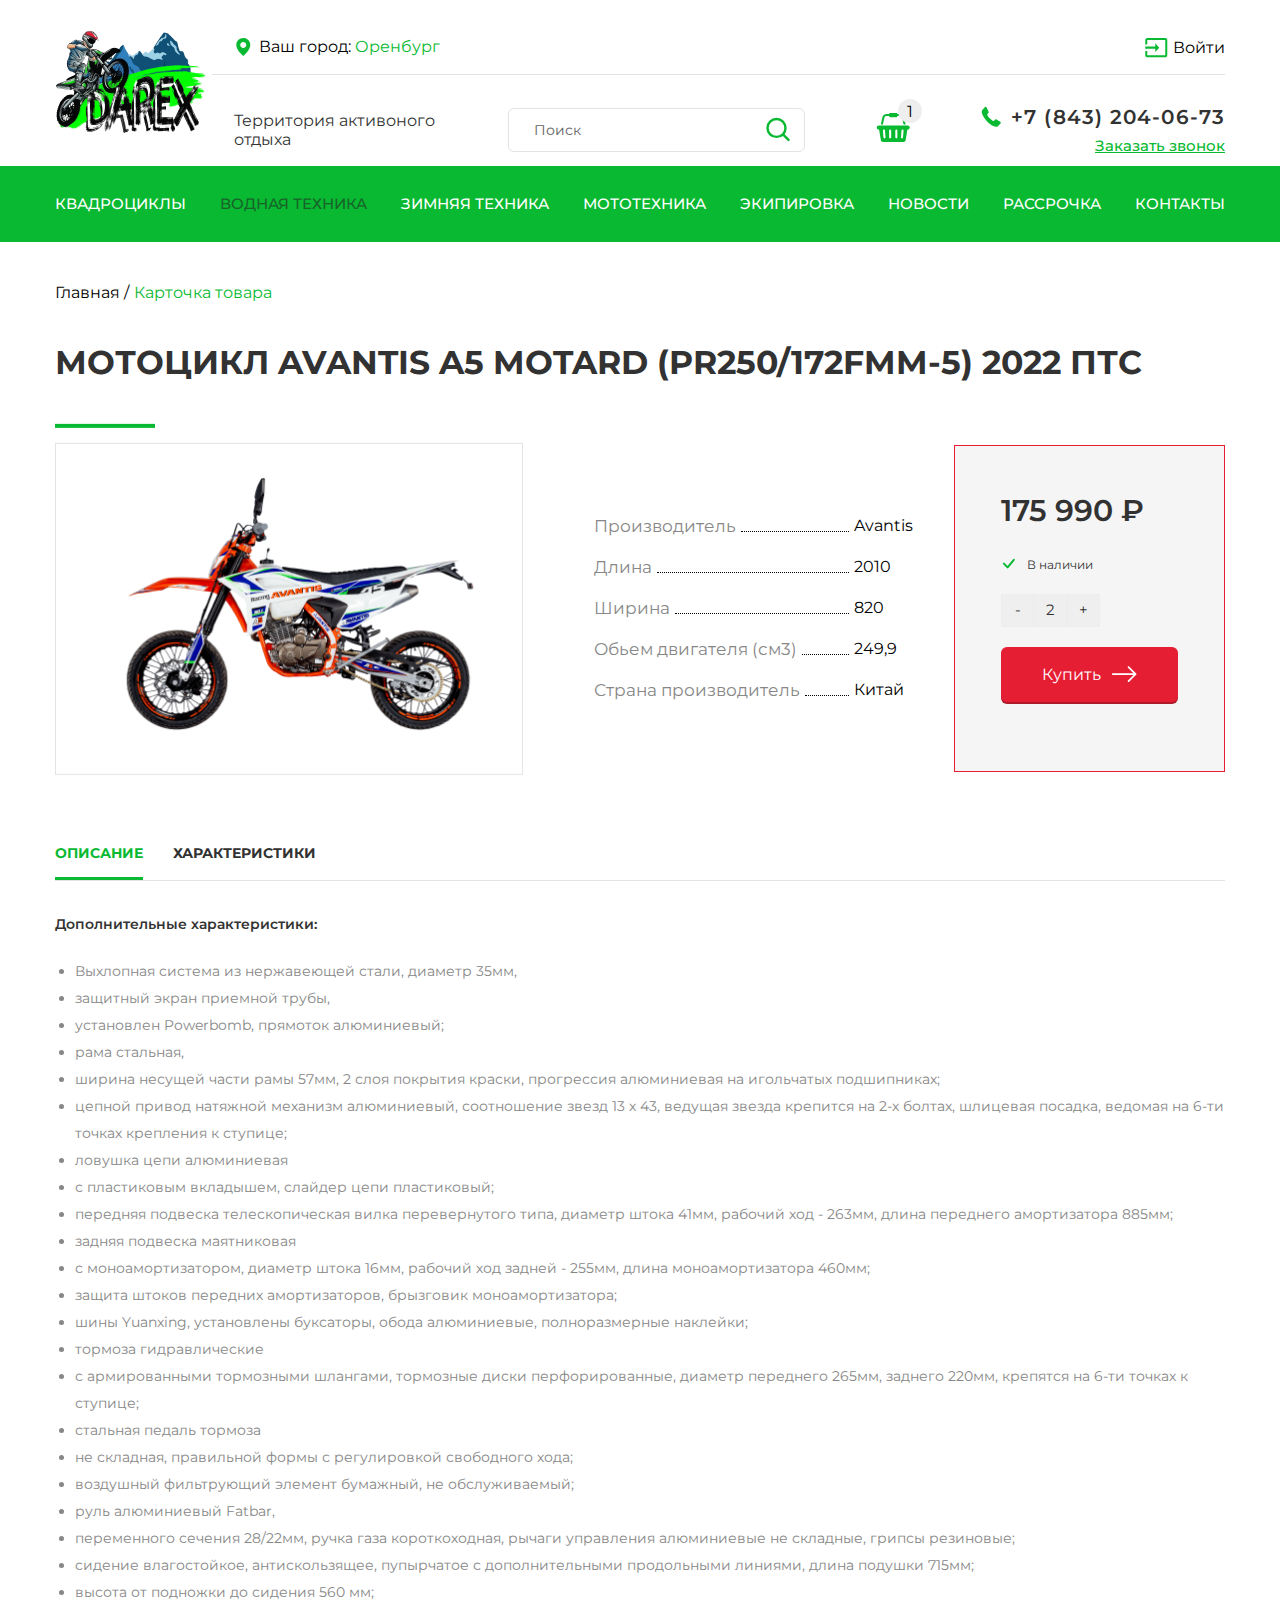
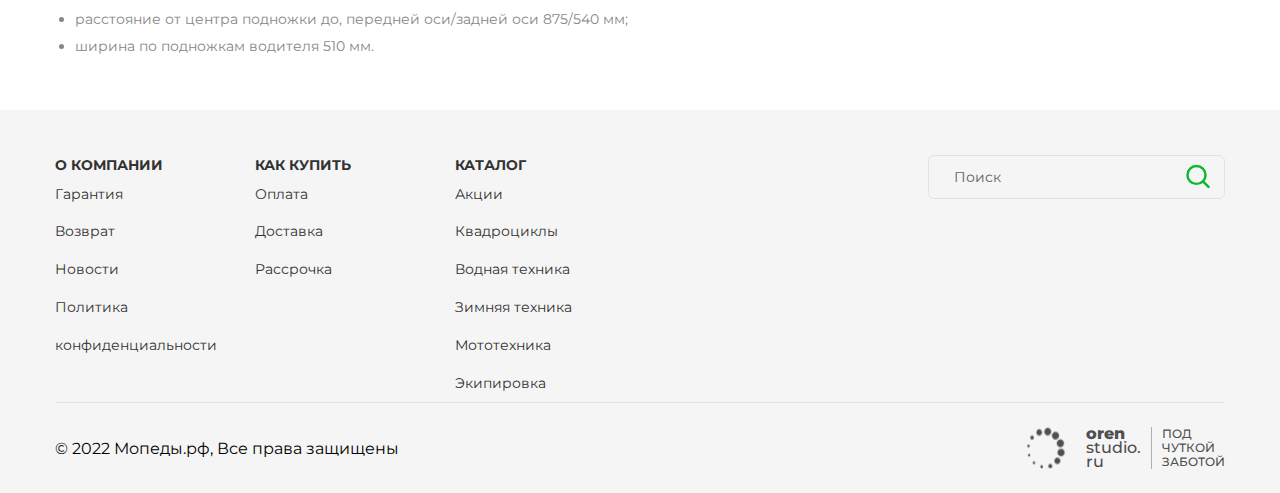
<file: card.html>
<!DOCTYPE html>
<html lang="en">
<head>
    <meta charset="UTF-8">
    <meta http-equiv="X-UA-Compatible" content="IE=edge">
    <meta name="viewport" content="width=device-width, initial-scale=1.0">
    <link href="https://fonts.googleapis.com/css2?family=Montserrat" rel="stylesheet">
    <link rel="stylesheet" href="./assets/templates/main/style.css">
    <link rel="stylesheet" href="./assets/templates/main/media.css">
    <link rel="stylesheet" href="./assets/templates/main/burgerStyle.css">
    <link rel="stylesheet" href="./assets/templates/main/cardStyle.css">
    <link rel="stylesheet" href="./assets/templates/main/checkBoxStyle.css">
    <script src="./assets/js/script.js" defer></script>
    <title>Document</title>
</head>
<body>
    <div id="menu">
        <div id="menu-bar" onclick="menuOnClick()">
            <div id="bar1" class="bar"></div>
            <div id="bar2" class="bar"></div>
            <div id="bar3" class="bar"></div>
        </div>
        <nav class="nav" id="nav">
            <ul>
                <li><a href="#">Квадроциклы</a></li>
                <li><a class="selected" href="#">Водная техника</a></li>
                <li><a href="#">Зимняя техника</a></li>
                <li><a href="#">Мототехника</a></li>
                <li><a href="#">Экипировка</a></li>
                <li><a href="#">Новости</a></li>
                <li><a href="#">Рассрочка</a></li>
                <li><a href="#">Контакты</a></li>
           </ul>
        </nav> 
    </div>
    <div class="menu-bg" id="menu-bg"></div>
    <header>
        <div class="mainWrapper">
            <div class="headerContainer">
                <img src="./assets/templates/main/img/logoImage.png" alt="logoImage">
                <div class="headerTopBottom">
                    <div class="headerTop">
                        <div class="city">
                            <img src="./assets/templates/main/img/landmark.svg" alt="landmark">
                            <span>Ваш город: <span class="colored">Оренбург</span></span>
                        </div>
                        <div class="signIn">
                            <img src="./assets/templates/main/img/singin.svg" alt="signIn">
                            <span>Войти</span>
                        </div>
                    </div>
                    <div class="headerBottom">
                        <span class="headerText">Территория активоного отдыха</span>
                        <input class="signInInput" type="text" value="Поиск">
                        <div class="shoppingCart">
                            <img src="./assets/templates/main/img/cart.svg" alt="cart">
                            <div class="cartNumber">
                                <span>1</span>
                            </div>
                        </div>
                        <div class="requestCall">
                            <div class="number">
                                <img src="./assets/templates/main/img/phone.svg" alt="phone">
                                <a class="phoneLink" href="tel:78432040673"><span>+7 (843) 204-06-73</span></a>
                            </div>
                            <a class="phoneLink" href="tel:78432040673">Заказать звонок</a>
                        </div>
                    </div>
                </div>
            </div>
        </div>
        <div class="headerNavBar">
            <div class="mainWrapper">
                <nav>
                    <li><a href="#">Квадроциклы</a></li>
                    <li><a class="selected" href="#">Водная техника</a></li>
                    <li><a href="#">Зимняя техника</a></li>
                    <li><a href="#">Мототехника</a></li>
                    <li><a href="#">Экипировка</a></li>
                    <li><a href="#">Новости</a></li>
                    <li><a href="#">Рассрочка</a></li>
                    <li><a href="#">Контакты</a></li>
                </nav>
            </div>
        </div>
    </header>
    <main>
        <section class="breadcrumbs">
            <div class="mainWrapper">
                <ul>
                    <li><a href="index.html">Главная /</a></li>
                    <li><a href="#" class="selectedbreadcrumb">Карточка товара</a></li>
                </ul>
            </div>
        </section>
        <section class="cardSection">
            <div class="mainWrapper">
                <h3>Мотоцикл Avantis A5 Motard (PR250/172FMM-5) 2022 ПТС</h3>
                <div class="cardContainer">
                    <img class="cardImage" src="./assets/templates/main/img/cardImage.png" alt="cardImage">
                    <div class="cardInfo">
                        <ul class="cardInfoList">
                            <li><span class="name">Производитель</span><span class="separator"></span><span class="val">Avantis</span></li>
                            <li><span class="name">Длина</span><span class="separator"></span><span class="val">2010</span></li>
                            <li><span class="name">Ширина</span><span class="separator"></span><span class="val">820</span></li>
                            <li><span class="name">Обьем двигателя (см3)</span><span class="separator"></span><span class="val">249,9</span></li>
                            <li><span class="name">Страна производитель</span><span class="separator"></span><span class="val">Китай</span></li>
                         </ul>
                    </div>
                    <div class="buyCard">
                        <span class="cardPrice">175 990 ₽</span>
                        <div class="checked">
                            <img src="./assets/templates/main/img/checkedIcon.svg" alt="checkedIcon">
                            <span>В наличии</span>
                        </div>
                        <div class="cardCount">
                            <button class="countButton" onclick="removeItem()">-</button>
                            <button class="countButton">2</button>
                            <button class="countButton" onclick="addItem()">+</button>
                        </div>
                        <a href="#"><div class="buttons">Купить<img src="./assets/templates/main/img/buttonArrow.svg" alt="buttonArrow"></div></a>
                    </div>
                </div>
            </div>
        </section>
        <section class="additionalInfoSection">
            <div class="mainWrapper">
                <div class="infoLinks">
                    <ul>
                        <li class="tab selectedTab" onclick="switchTab(event, 'first')">Описание</li>
                        <li class="tab" onclick="switchTab(event, 'second')">Характеристики</li>
                    </ul>
                </div>
                <div class="info">
                    <div id="first" class="tabContent selectedContent">
                        <span>Дополнительные характеристики:</span>
                        <ul>
                            <li>Выхлопная система из нержавеющей стали, диаметр 35мм,</li>
                            <li>защитный экран приемной трубы,</li>
                            <li>установлен Powerbomb, прямоток алюминиевый;</li>
                            <li>рама стальная,</li>
                            <li>ширина несущей части рамы 57мм, 2 слоя покрытия краски, прогрессия алюминиевая на игольчатых подшипниках;</li>
                            <li>цепной привод натяжной механизм алюминиевый, соотношение звезд 13 х 43, ведущая звезда крепится на 2-х болтах, шлицевая посадка, ведомая на 6-ти точках крепления к ступице;</li>
                            <li>ловушка цепи алюминиевая</li>
                            <li>с пластиковым вкладышем, слайдер цепи пластиковый;</li>
                            <li>передняя подвеска телескопическая вилка перевернутого типа, диаметр штока 41мм, рабочий ход - 263мм, длина переднего амортизатора 885мм;</li>
                            <li>задняя подвеска маятниковая</li>
                            <li>с моноамортизатором, диаметр штока 16мм, рабочий ход задней - 255мм, длина моноамортизатора 460мм;</li>
                            <li>защита штоков передних амортизаторов, брызговик моноамортизатора;</li>
                            <li>шины Yuanxing, установлены буксаторы, обода алюминиевые, полноразмерные наклейки;</li>
                            <li>тормоза гидравлические</li>
                            <li>с армированными тормозными шлангами, тормозные диски перфорированные, диаметр переднего 265мм, заднего 220мм, крепятся на 6-ти точках к ступице;</li>
                            <li>стальная педаль тормоза</li>
                            <li>не складная, правильной формы с регулировкой свободного хода;</li>
                            <li>воздушный фильтрующий элемент бумажный, не обслуживаемый;</li>
                            <li>руль алюминиевый Fatbar,</li>
                            <li>переменного сечения 28/22мм, ручка газа короткоходная, рычаги управления алюминиевые не складные, грипсы резиновые;</li>
                            <li>сидение влагостойкое, антискользящее, пупырчатое с дополнительными продольными линиями, длина подушки 715мм;</li>
                            <li>высота от подножки до сидения 560 мм;</li>
                            <li>расстояние от центра подножки до, передней оси/задней оси 875/540 мм;</li>
                            <li>ширина по подножкам водителя 510 мм.</li>
                        </ul>
                    </div>
                    <div id="second" class="tabContent">
                        <span>Характеристики</span>
                    </div>
                </div>
            </div>
        </section>
    </main>
    <footer>
        <div class="mainWrapper">
            <div class="footerTop">
                <div class="leftContainer">
                    <div class="lists">
                        <div class="list">
                            <span onclick="toggleFooterMenu(event, 'company')">О компании</span>
                            <ul id="company" class="footerMenuBox">
                                <li><a href="#">Гарантия</a></li>
                                <li><a href="#">Возврат</a></li>
                                <li><a href="#">Новости</a></li>
                                <li><a href="#">Политика<br>конфиденциальности</a></li>
                            </ul>
                        </div>
                        <div class="list">
                            <span onclick="toggleFooterMenu(event, 'buy')">Как купить</span>
                            <ul id="buy" class="footerMenuBox">
                                <li><a href="#">Оплата</a></li>
                                <li><a href="#">Доставка</a></li>
                                <li><a href="#">Рассрочка</a></li>
                            </ul>
                        </div>
                        <div class="list">
                            <span onclick="toggleFooterMenu(event, 'catalog')">Каталог</span>
                            <ul id="catalog" class="footerMenuBox">
                                <li><a href="#">Акции</a></li>
                                <li><a href="#">Квадроциклы</a></li>
                                <li><a href="#">Водная техника</a></li>
                                <li><a href="#">Зимняя техника</a></li>
                                <li><a href="#">Мототехника</a></li>
                                <li><a href="#">Экипировка</a></li>
                            </ul>
                        </div>
                    </div>                    
                </div>
                <div class="rightContainer">
                    <input type="text" class="footerInput" value="Поиск">
                </div>
            </div>
            <div class="footerBottom">
                <span class="coopyright">© 2022 Мопеды.рф, Все права защищены</span>
                <div class="footerCompanyLogo">
                    <img src="./assets/templates/main/img/footerCompanyLogo.png" alt="footerCompanyLogo">
                    <div class="footerLink">
                        <a href="#">
                            <span>oren</span>
                            <span>studio.</span>
                            <span>ru</span>
                        </a>
                    </div>
                    <div class="footerLogoText">
                        <a href="#">
                            <span>под</span>
                            <span>чуткой</span>
                            <span>заботой</span>
                        </a>
                    </div>
                </div>
            </div>
        </div>
    </footer>
</body>
</html>
</file>
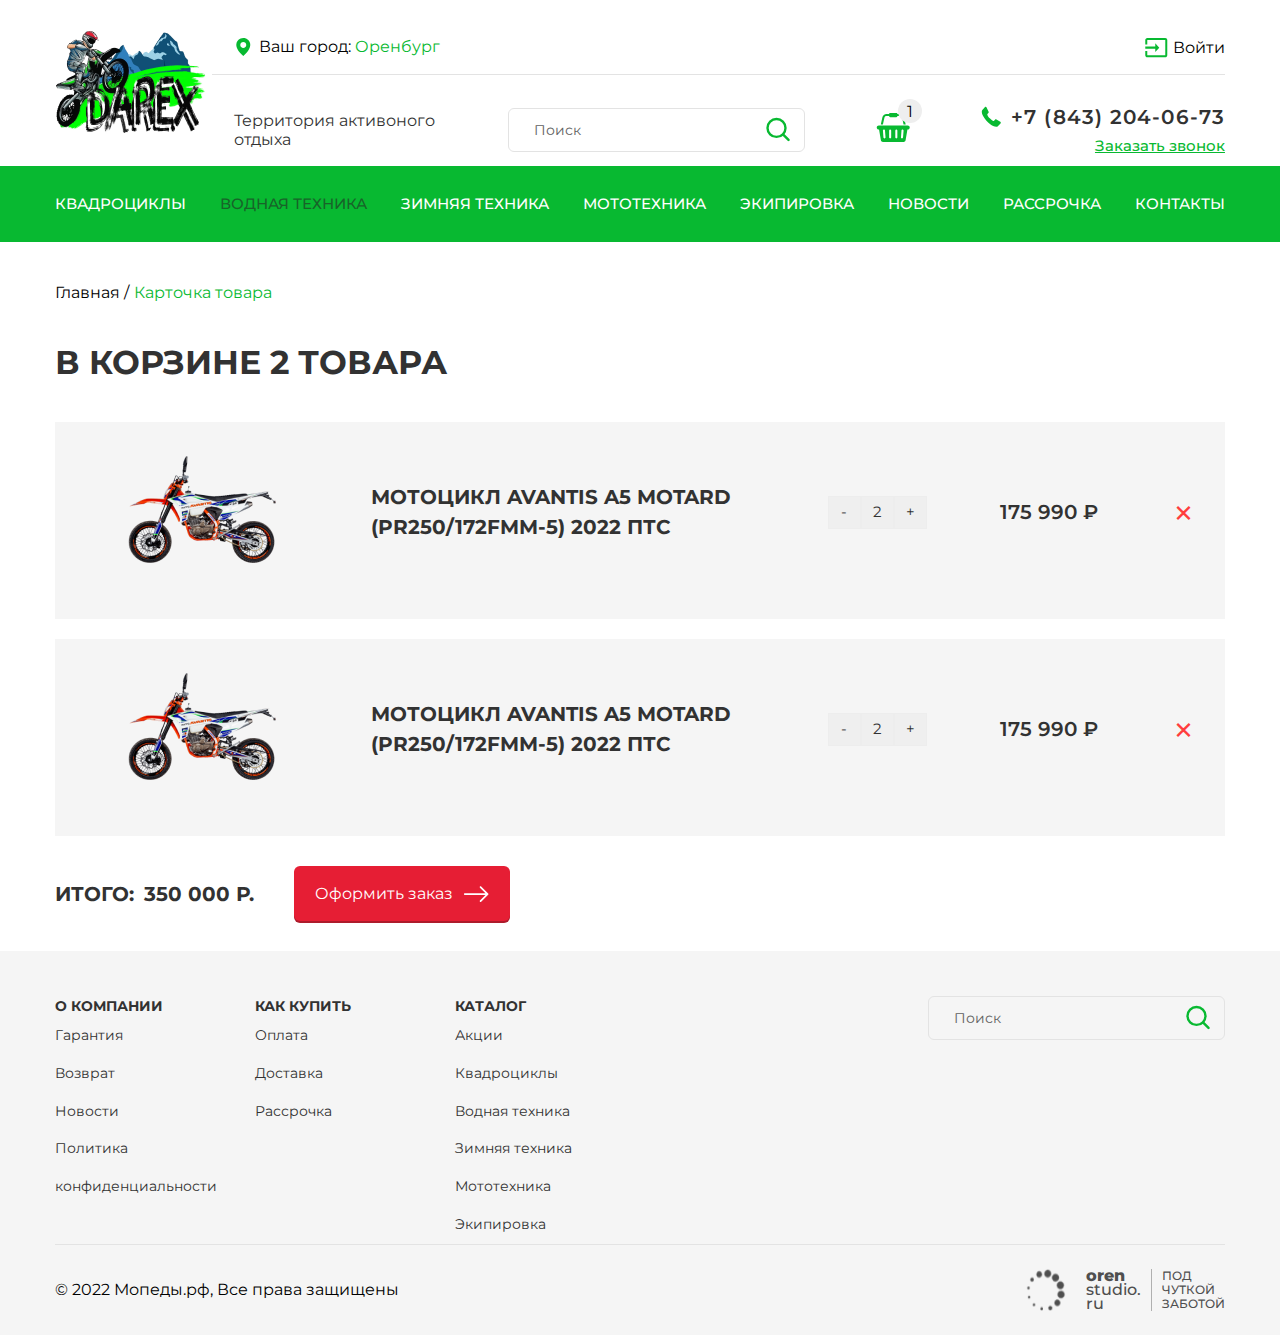
<file: order.html>
<!DOCTYPE html>
<html lang="en">
<head>
    <meta charset="UTF-8">
    <meta http-equiv="X-UA-Compatible" content="IE=edge">
    <meta name="viewport" content="width=device-width, initial-scale=1.0">
    <link href="https://fonts.googleapis.com/css2?family=Montserrat" rel="stylesheet">
    <link rel="stylesheet" href="./assets/templates/main/style.css">
    <link rel="stylesheet" href="./assets/templates/main/media.css">
    <link rel="stylesheet" href="./assets/templates/main/burgerStyle.css">
    <link rel="stylesheet" href="./assets/templates/main/orderStyle.css">
    <link rel="stylesheet" href="./assets/templates/main/checkBoxStyle.css">
    <script src="./assets/js/script.js" defer></script>
    <title>Document</title>
</head>
<body>
    <div id="menu">
        <div id="menu-bar" onclick="menuOnClick()">
            <div id="bar1" class="bar"></div>
            <div id="bar2" class="bar"></div>
            <div id="bar3" class="bar"></div>
        </div>
        <nav class="nav" id="nav">
            <ul>
                <li><a href="#">Квадроциклы</a></li>
                <li><a class="selected" href="#">Водная техника</a></li>
                <li><a href="#">Зимняя техника</a></li>
                <li><a href="#">Мототехника</a></li>
                <li><a href="#">Экипировка</a></li>
                <li><a href="#">Новости</a></li>
                <li><a href="#">Рассрочка</a></li>
                <li><a href="#">Контакты</a></li>
           </ul>
        </nav> 
    </div>
    <div class="menu-bg" id="menu-bg"></div>
    <header>
        <div class="mainWrapper">
            <div class="headerContainer">
                <img src="./assets/templates/main/img/logoImage.png" alt="logoImage">
                <div class="headerTopBottom">
                    <div class="headerTop">
                        <div class="city">
                            <img src="./assets/templates/main/img/landmark.svg" alt="landmark">
                            <span>Ваш город: <span class="colored">Оренбург</span></span>
                        </div>
                        <div class="signIn">
                            <img src="./assets/templates/main/img/singin.svg" alt="signIn">
                            <span>Войти</span>
                        </div>
                    </div>
                    <div class="headerBottom">
                        <span class="headerText">Территория активоного отдыха</span>
                        <input class="signInInput" type="text" value="Поиск">
                        <div class="shoppingCart">
                            <img src="./assets/templates/main/img/cart.svg" alt="cart">
                            <div class="cartNumber">
                                <span>1</span>
                            </div>
                        </div>
                        <div class="requestCall">
                            <div class="number">
                                <img src="./assets/templates/main/img/phone.svg" alt="phone">
                                <a class="phoneLink" href="tel:78432040673"><span>+7 (843) 204-06-73</span></a>
                            </div>
                            <a class="phoneLink" href="tel:78432040673">Заказать звонок</a>
                        </div>
                    </div>
                </div>
            </div>
        </div>
        <div class="headerNavBar">
            <div class="mainWrapper">
                <nav>
                    <li><a href="#">Квадроциклы</a></li>
                    <li><a class="selected" href="#">Водная техника</a></li>
                    <li><a href="#">Зимняя техника</a></li>
                    <li><a href="#">Мототехника</a></li>
                    <li><a href="#">Экипировка</a></li>
                    <li><a href="#">Новости</a></li>
                    <li><a href="#">Рассрочка</a></li>
                    <li><a href="#">Контакты</a></li>
                </nav>
            </div>
        </div>
    </header>
    <main>
        <section class="breadcrumbs">
            <div class="mainWrapper">
                <ul>
                    <li><a href="index.html">Главная /</a></li>
                    <li><a href="#" class="selectedbreadcrumb">Карточка товара</a></li>
                </ul>
            </div>
        </section>
        <section class="orderSection">
            <div class="mainWrapper">
                <h3>в корзине 2 товара</h3>
                <div class="orderItems">
                    <div class="orderItem">
                        <img class="orderItemImage" src="./assets/templates/main/img/orderItemImage.png" alt="orderItemImage">
                        <span class="orderName"><a href="#">Мотоцикл Avantis A5 Motard (PR250/172FMM-5) 2022 ПТС</a></span>
                        <div class="cardCount">
                            <button class="countButton">-</button>
                            <button class="countButton">2</button>
                            <button class="countButton">+</button>
                        </div>
                        <span class="cardPrice">175 990 ₽</span>
                        <span class="deleteButton">&times;</span>
                    </div>
                    <div class="orderItem">
                        <img class="orderItemImage" src="./assets/templates/main/img/orderItemImage.png" alt="orderItemImage">
                        <span class="orderName"><a href="#">Мотоцикл Avantis A5 Motard (PR250/172FMM-5) 2022 ПТС</a></span>
                        <div class="cardCount">
                            <button class="countButton">-</button>
                            <button class="countButton">2</button>
                            <button class="countButton">+</button>
                        </div>
                        <span class="cardPrice">175 990 ₽</span>
                        <span class="deleteButton">&times;</span>
                    </div>
                </div>
            </div>
        </section>
        <section class="totalSection">
            <div class="mainWrapper">
                <span>Итого:</span>
                <span>350 000 Р.</span>
                <a href="#"><div class="buttons">Оформить заказ<img src="./assets/templates/main/img/buttonArrow.svg" alt="buttonArrow"></div></a>
            </div>
        </section>
    </main>
    <footer>
        <div class="mainWrapper">
            <div class="footerTop">
                <div class="leftContainer">
                    <div class="lists">
                        <div class="list">
                            <span onclick="toggleFooterMenu(event, 'company')">О компании</span>
                            <ul id="company" class="footerMenuBox">
                                <li><a href="#">Гарантия</a></li>
                                <li><a href="#">Возврат</a></li>
                                <li><a href="#">Новости</a></li>
                                <li><a href="#">Политика<br>конфиденциальности</a></li>
                            </ul>
                        </div>
                        <div class="list">
                            <span onclick="toggleFooterMenu(event, 'buy')">Как купить</span>
                            <ul id="buy" class="footerMenuBox">
                                <li><a href="#">Оплата</a></li>
                                <li><a href="#">Доставка</a></li>
                                <li><a href="#">Рассрочка</a></li>
                            </ul>
                        </div>
                        <div class="list">
                            <span onclick="toggleFooterMenu(event, 'catalog')">Каталог</span>
                            <ul id="catalog" class="footerMenuBox">
                                <li><a href="#">Акции</a></li>
                                <li><a href="#">Квадроциклы</a></li>
                                <li><a href="#">Водная техника</a></li>
                                <li><a href="#">Зимняя техника</a></li>
                                <li><a href="#">Мототехника</a></li>
                                <li><a href="#">Экипировка</a></li>
                            </ul>
                        </div>
                    </div>                    
                </div>
                <div class="rightContainer">
                    <input type="text" class="footerInput" value="Поиск">
                </div>
            </div>
            <div class="footerBottom">
                <span class="coopyright">© 2022 Мопеды.рф, Все права защищены</span>
                <div class="footerCompanyLogo">
                    <img src="./assets/templates/main/img/footerCompanyLogo.png" alt="footerCompanyLogo">
                    <div class="footerLink">
                        <a href="#">
                            <span>oren</span>
                            <span>studio.</span>
                            <span>ru</span>
                        </a>
                    </div>
                    <div class="footerLogoText">
                        <a href="#">
                            <span>под</span>
                            <span>чуткой</span>
                            <span>заботой</span>
                        </a>
                    </div>
                </div>
            </div>
        </div>
    </footer>
</body>
</html>
</file>
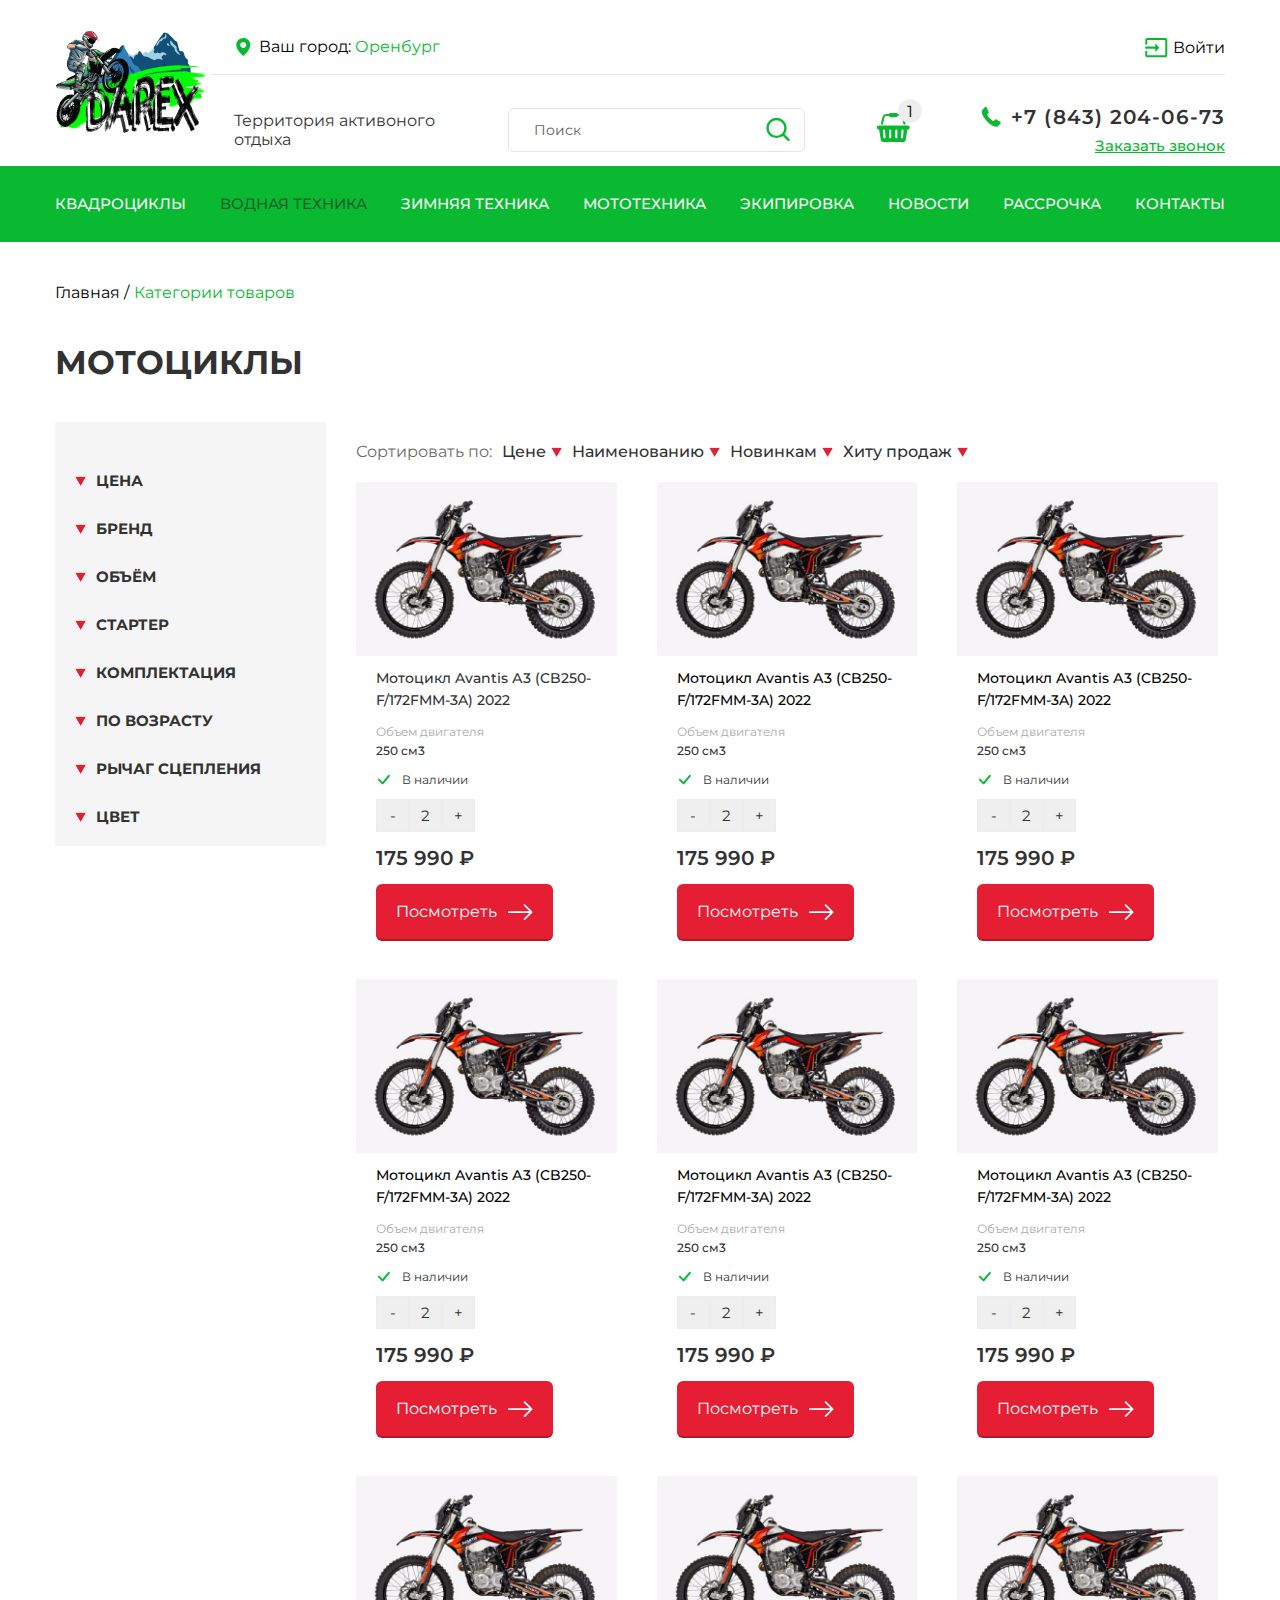
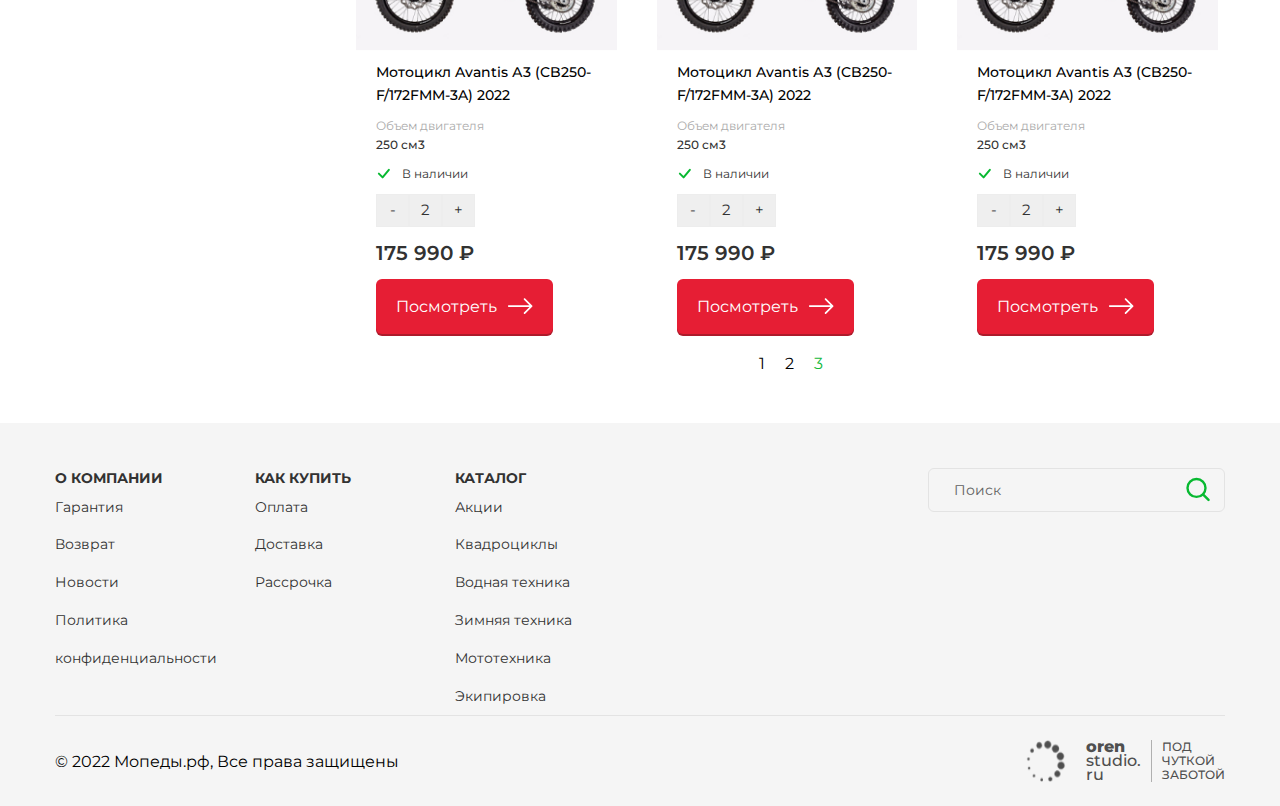
<file: products.html>
<!DOCTYPE html>
<html lang="en">
<head>
    <meta charset="UTF-8">
    <meta http-equiv="X-UA-Compatible" content="IE=edge">
    <meta name="viewport" content="width=device-width, initial-scale=1.0">
    <link href="https://fonts.googleapis.com/css2?family=Montserrat" rel="stylesheet">
    <link rel="stylesheet" href="./assets/templates/main/style.css">
    <link rel="stylesheet" href="./assets/templates/main/burgerStyle.css">
    <link rel="stylesheet" href="./assets/templates/main/productsStyle.css">
    <link rel="stylesheet" href="./assets/templates/main/checkBoxStyle.css">
    <link rel="stylesheet" href="./assets/templates/main/rangeStyle.css">
    <link rel="stylesheet" href="./assets/templates/main/media.css">
    <script src="./assets/js/script.js" defer></script>
    <script src="./assets/js/filter.js" defer></script>
    <script src="./assets/js/sortScript.js" defer></script>
    <script src="./assets/js/paginationScript.js"></script>
    <title>Document</title>
</head>
<body>
    <div id="menu">
        <div id="menu-bar" onclick="menuOnClick()">
            <div id="bar1" class="bar"></div>
            <div id="bar2" class="bar"></div>
            <div id="bar3" class="bar"></div>
        </div>
        <nav class="nav" id="nav">
            <ul>
                <li><a href="#">Квадроциклы</a></li>
                <li><a class="selected" href="#">Водная техника</a></li>
                <li><a href="#">Зимняя техника</a></li>
                <li><a href="#">Мототехника</a></li>
                <li><a href="#">Экипировка</a></li>
                <li><a href="#">Новости</a></li>
                <li><a href="#">Рассрочка</a></li>
                <li><a href="#">Контакты</a></li>
           </ul>
        </nav> 
    </div>
    <div class="menu-bg" id="menu-bg"></div>
    <header>
        <div class="mainWrapper">
            <div class="headerContainer">
                <img src="./assets/templates/main/img/logoImage.png" alt="logoImage">
                <div class="headerTopBottom">
                    <div class="headerTop">
                        <div class="city">
                            <img src="./assets/templates/main/img/landmark.svg" alt="landmark">
                            <span>Ваш город: <span class="colored">Оренбург</span></span>
                        </div>
                        <div class="signIn">
                            <img src="./assets/templates/main/img/singin.svg" alt="signIn">
                            <span>Войти</span>
                        </div>
                    </div>
                    <div class="headerBottom">
                        <span class="headerText">Территория активоного отдыха</span>
                        <input class="signInInput" type="text" value="Поиск">
                        <div class="shoppingCart">
                            <img src="./assets/templates/main/img/cart.svg" alt="cart">
                            <div class="cartNumber">
                                <span>1</span>
                            </div>
                        </div>
                        <div class="requestCall">
                            <div class="number">
                                <img src="./assets/templates/main/img/phone.svg" alt="phone">
                                <a class="phoneLink" href="tel:78432040673"><span>+7 (843) 204-06-73</span></a>
                            </div>
                            <a class="phoneLink" href="tel:78432040673">Заказать звонок</a>
                        </div>
                    </div>
                </div>
            </div>
        </div>
        <div class="headerNavBar">
            <div class="mainWrapper">
                <nav>
                    <li><a href="#">Квадроциклы</a></li>
                    <li><a class="selected" href="#">Водная техника</a></li>
                    <li><a href="#">Зимняя техника</a></li>
                    <li><a href="#">Мототехника</a></li>
                    <li><a href="#">Экипировка</a></li>
                    <li><a href="#">Новости</a></li>
                    <li><a href="#">Рассрочка</a></li>
                    <li><a href="#">Контакты</a></li>
                </nav>
            </div>
        </div>
    </header>
    <main>
        <section class="breadcrumbs">
            <div class="mainWrapper">
                <ul>
                    <li><a href="index.html">Главная /</a></li>
                    <li><a href="#" class="selectedbreadcrumb">Категории товаров</a></li>
                </ul>
            </div>
        </section>
        <section class="productsSection">
            <div class="mainWrapper">
                <h3>Мотоциклы</h3>
                <div class="container">
                    <div class="filterContainer">
                        <div class="filterCloseButton">
                            <span class="closeFilter" onclick="showFilter()">&times;</span>
                        </div>
                        <div class="filterContainerItem">
                            <span class="toggleMenuName" onclick="toggleMenu(event, 'price')" ><img class="toggleMenuTriangle" src="./assets/templates/main/img/redTriangle.png" alt="redTriangle">Цена</span>
                            <div id="price" class="toogleMenu-box">
                                <div class="range_container">
                                    <div class="form_control">
                                        <div class="form_control_container">
                                            <input class="form_control_container__time__input" type="number" id="fromInput" value="0" min="0" max="500000"/>
                                          </div>
                                          <div class="form_control_container">
                                            <input class="form_control_container__time__input" type="number" id="toInput" value="500000" min="0" max="500000"/>
                                          </div>
                                      </div>
                                      <div class="sliders_control">
                                       <input id="fromSlider" type="range" value="0" min="0" max="500000"/>
                                       <input id="toSlider" type="range" value="500000" min="0" max="500000"/>
                                    </div>
                                </div>
                            </div>
                        </div>
                        <div class="filterContainerItem">
                            <span class="toggleMenuName" onclick="toggleMenu(event, 'brand')" ><img class="toggleMenuTriangle" src="./assets/templates/main/img/redTriangle.png" alt="redTriangle">Бренд</span>
                            <div id="brand" class="toogleMenu-box">
                                <label class="control control-checkbox">
                                    Bajaj
                                    <input type="checkbox"/>
                                <div class="control_indicator"></div>
                                </label>
                                <label class="control control-checkbox">
                                    BSE
                                    <input type="checkbox" checked="checked" />
                                    <div class="control_indicator"></div>
                                </label>
                                <label class="control control-checkbox">
                                    BRZ
                                    <input type="checkbox"/>
                                    <div class="control_indicator"></div>
                                </label>
                                <label class="control control-checkbox">
                                    FUEGO
                                    <input type="checkbox"/>
                                    <div class="control_indicator"></div>
                                </label>
                                <label class="control control-checkbox">
                                    GR
                                    <input type="checkbox"/>
                                    <div class="control_indicator"></div>
                                </label>
                                <label class="control control-checkbox">
                                    GreenCamel
                                    <input type="checkbox"/>
                                    <div class="control_indicator"></div>
                                </label>
                                <label class="control control-checkbox">
                                    Hasky
                                    <input type="checkbox"/>
                                    <div class="control_indicator"></div>
                                </label> 
                            </div>
                        </div>
                        <div class="filterContainerItem">
                            <span class="toggleMenuName" onclick="toggleMenu(event, 'volume')" ><img class="toggleMenuTriangle" src="./assets/templates/main/img/redTriangle.png" alt="redTriangle">Объём</span>
                            <div id="volume" class="toogleMenu-box">
    
                            </div>
                        </div>
                        <div class="filterContainerItem">
                            <span class="toggleMenuName" onclick="toggleMenu(event, 'start')" ><img class="toggleMenuTriangle" src="./assets/templates/main/img/redTriangle.png" alt="redTriangle">Стартер</span>
                            <div id="start" class="toogleMenu-box">
    
                            </div>
                        </div>
                        <div class="filterContainerItem">
                            <span class="toggleMenuName" onclick="toggleMenu(event, 'compl')" ><img class="toggleMenuTriangle" src="./assets/templates/main/img/redTriangle.png" alt="redTriangle">Комплектация</span>
                            <div id="compl" class="toogleMenu-box">
    
                            </div>
                        </div>
                        <div class="filterContainerItem">
                            <span class="toggleMenuName" onclick="toggleMenu(event, 'age')" ><img class="toggleMenuTriangle" src="./assets/templates/main/img/redTriangle.png" alt="redTriangle">По возрасту</span>
                            <div id="age" class="toogleMenu-box">
    
                            </div>
                        </div>
                        <div class="filterContainerItem">
                            <span class="toggleMenuName" onclick="toggleMenu(event, 'lever')" ><img class="toggleMenuTriangle" src="./assets/templates/main/img/redTriangle.png" alt="redTriangle">Рычаг сцепления</span>
                            <div id="lever" class="toogleMenu-box">
    
                            </div>
                        </div>
                        <div class="filterContainerItem">
                            <span class="toggleMenuName" onclick="toggleMenu(event, 'color')" ><img class="toggleMenuTriangle" src="./assets/templates/main/img/redTriangle.png" alt="redTriangle">Цвет</span>
                            <div id="color" class="toogleMenu-box">
    
                            </div>
                        </div>
                    </div>
                    <div class="productsContainer">

                        <div class="sortContainer">
                            <div class="filterButton">
                                <button class="showFilterButton" onclick="showFilter()"><img src="./assets/templates/main/img/filter.png" alt="filter">Фильтр</button>
                            </div>                            
                            <div class="sortOptions">
                                <span class="sort">Сортировать по:</span>
                                <span class="sortOption" onclick="sort(event, 'sortPrice')" >Цене<img class="toggleMenuTriangle" src="./assets/templates/main/img/redTriangle.png" alt="redTriangle"></span>
                                <span class="sortOption" onclick="sort(event, 'sortName')" >Наименованию<img class="toggleMenuTriangle" src="./assets/templates/main/img/redTriangle.png" alt="redTriangle"></span>
                                <span class="sortOption" onclick="sort(event, 'sortNew')" >Новинкам<img class="toggleMenuTriangle" src="./assets/templates/main/img/redTriangle.png" alt="redTriangle"></span>
                                <span class="sortOption" onclick="sort(event, 'sortHits')" >Хиту продаж<img class="toggleMenuTriangle" src="./assets/templates/main/img/redTriangle.png" alt="redTriangle"></span>
                            </div>
                        </div>
                        <div class="productsItems">
                            <div class="productsItem">
                                <a href="#"><img src="./assets/templates/main/img/productsItemImage.png" alt="productsItemImage" class="productsItemImage"></a>
                                <div class="productDesc">
                                    <span class="productName"><a href="#"></a>Мотоцикл Avantis А3 (CB250-F/172FMM-3A) 2022</a></span>
                                    <span class="productChar"><span class="productCharName">Объем двигателя</span><br>250 см3</span>
                                    <div class="checked">
                                        <img src="./assets/templates/main/img/checkedIcon.svg" alt="checkedIcon">
                                        <span>В наличии</span>
                                    </div>
                                    <div class="productCount">
                                        <button class="countButton">-</button>
                                        <button class="countButton">2</button>
                                        <button class="countButton">+</button>
                                    </div>
                                    <span class="productPrice">175 990 ₽</span>
                                    <a href="#"><div class="buttons">Посмотреть<img src="./assets/templates/main/img/buttonArrow.svg" alt="buttonArrow"></div></a>
                                </div>
                            </div>
                            <div class="productsItem">
                                <a href="#"><img src="./assets/templates/main/img/productsItemImage.png" alt="productsItemImage" class="productsItemImage"></a>
                                <div class="productDesc">
                                    <span class="productName"><a href="#">Мотоцикл Avantis А3 (CB250-F/172FMM-3A) 2022</a></span>
                                    <span class="productChar"><span class="productCharName">Объем двигателя</span><br>250 см3</span>
                                    <div class="checked">
                                        <img src="./assets/templates/main/img/checkedIcon.svg" alt="checkedIcon">
                                        <span>В наличии</span>
                                    </div>
                                    <div class="productCount">
                                        <button class="countButton">-</button>
                                        <button class="countButton">2</button>
                                        <button class="countButton">+</button>
                                    </div>
                                    <span class="productPrice">175 990 ₽</span>
                                    <a href="#"><div class="buttons">Посмотреть<img src="./assets/templates/main/img/buttonArrow.svg" alt="buttonArrow"></div></a>
                                </div>
                            </div>
                            <div class="productsItem">
                                <a href="#"><img src="./assets/templates/main/img/productsItemImage.png" alt="productsItemImage" class="productsItemImage"></a>
                                <div class="productDesc">
                                    <span class="productName"><a href="#">Мотоцикл Avantis А3 (CB250-F/172FMM-3A) 2022</a></span>
                                    <span class="productChar"><span class="productCharName">Объем двигателя</span><br>250 см3</span>
                                    <div class="checked">
                                        <img src="./assets/templates/main/img/checkedIcon.svg" alt="checkedIcon">
                                        <span>В наличии</span>
                                    </div>
                                    <div class="productCount">
                                        <button class="countButton">-</button>
                                        <button class="countButton">2</button>
                                        <button class="countButton">+</button>
                                    </div>
                                    <span class="productPrice">175 990 ₽</span>
                                    <a href="#"><div class="buttons">Посмотреть<img src="./assets/templates/main/img/buttonArrow.svg" alt="buttonArrow"></div></a>
                                </div>
                            </div>
                            <div class="productsItem">
                                <a href="#"><img src="./assets/templates/main/img/productsItemImage.png" alt="productsItemImage" class="productsItemImage"></a>
                                <div class="productDesc">
                                    <span class="productName"><a href="#">Мотоцикл Avantis А3 (CB250-F/172FMM-3A) 2022</a></span>
                                    <span class="productChar"><span class="productCharName">Объем двигателя</span><br>250 см3</span>
                                    <div class="checked">
                                        <img src="./assets/templates/main/img/checkedIcon.svg" alt="checkedIcon">
                                        <span>В наличии</span>
                                    </div>
                                    <div class="productCount">
                                        <button class="countButton">-</button>
                                        <button class="countButton">2</button>
                                        <button class="countButton">+</button>
                                    </div>
                                    <span class="productPrice">175 990 ₽</span>
                                    <a href="#"><div class="buttons">Посмотреть<img src="./assets/templates/main/img/buttonArrow.svg" alt="buttonArrow"></div></a>
                                </div>
                            </div>
                            <div class="productsItem">
                                <a href="#"><img src="./assets/templates/main/img/productsItemImage.png" alt="productsItemImage" class="productsItemImage"></a>
                                <div class="productDesc">
                                    <span class="productName"><a href="#">Мотоцикл Avantis А3 (CB250-F/172FMM-3A) 2022</a></span>
                                    <span class="productChar"><span class="productCharName">Объем двигателя</span><br>250 см3</span>
                                    <div class="checked">
                                        <img src="./assets/templates/main/img/checkedIcon.svg" alt="checkedIcon">
                                        <span>В наличии</span>
                                    </div>
                                    <div class="productCount">
                                        <button class="countButton">-</button>
                                        <button class="countButton">2</button>
                                        <button class="countButton">+</button>
                                    </div>
                                    <span class="productPrice">175 990 ₽</span>
                                    <a href="#"><div class="buttons">Посмотреть<img src="./assets/templates/main/img/buttonArrow.svg" alt="buttonArrow"></div></a>
                                </div>
                            </div>
                            <div class="productsItem">
                                <a href="#"><img src="./assets/templates/main/img/productsItemImage.png" alt="productsItemImage" class="productsItemImage"></a>
                                <div class="productDesc">
                                    <span class="productName"><a href="#">Мотоцикл Avantis А3 (CB250-F/172FMM-3A) 2022</a></span>
                                    <span class="productChar"><span class="productCharName">Объем двигателя</span><br>250 см3</span>
                                    <div class="checked">
                                        <img src="./assets/templates/main/img/checkedIcon.svg" alt="checkedIcon">
                                        <span>В наличии</span>
                                    </div>
                                    <div class="productCount">
                                        <button class="countButton">-</button>
                                        <button class="countButton">2</button>
                                        <button class="countButton">+</button>
                                    </div>
                                    <span class="productPrice">175 990 ₽</span>
                                    <a href="#"><div class="buttons">Посмотреть<img src="./assets/templates/main/img/buttonArrow.svg" alt="buttonArrow"></div></a>
                                </div>
                            </div>
                            <div class="productsItem">
                                <a href="#"><img src="./assets/templates/main/img/productsItemImage.png" alt="productsItemImage" class="productsItemImage"></a>
                                <div class="productDesc">
                                    <span class="productName"><a href="#">Мотоцикл Avantis А3 (CB250-F/172FMM-3A) 2022</a></span>
                                    <span class="productChar"><span class="productCharName">Объем двигателя</span><br>250 см3</span>
                                    <div class="checked">
                                        <img src="./assets/templates/main/img/checkedIcon.svg" alt="checkedIcon">
                                        <span>В наличии</span>
                                    </div>
                                    <div class="productCount">
                                        <button class="countButton">-</button>
                                        <button class="countButton">2</button>
                                        <button class="countButton">+</button>
                                    </div>
                                    <span class="productPrice">175 990 ₽</span>
                                    <a href="#"><div class="buttons">Посмотреть<img src="./assets/templates/main/img/buttonArrow.svg" alt="buttonArrow"></div></a>
                                </div>
                            </div>
                            <div class="productsItem">
                                <a href="#"><img src="./assets/templates/main/img/productsItemImage.png" alt="productsItemImage" class="productsItemImage"></a>
                                <div class="productDesc">
                                    <span class="productName"><a href="#">Мотоцикл Avantis А3 (CB250-F/172FMM-3A) 2022</a></span>
                                    <span class="productChar"><span class="productCharName">Объем двигателя</span><br>250 см3</span>
                                    <div class="checked">
                                        <img src="./assets/templates/main/img/checkedIcon.svg" alt="checkedIcon">
                                        <span>В наличии</span>
                                    </div>
                                    <div class="productCount">
                                        <button class="countButton">-</button>
                                        <button class="countButton">2</button>
                                        <button class="countButton">+</button>
                                    </div>
                                    <span class="productPrice">175 990 ₽</span>
                                    <a href="#"><div class="buttons">Посмотреть<img src="./assets/templates/main/img/buttonArrow.svg" alt="buttonArrow"></div></a>
                                </div>
                            </div>
                            <div class="productsItem">
                                <a href="#"><img src="./assets/templates/main/img/productsItemImage.png" alt="productsItemImage" class="productsItemImage"></a>
                                <div class="productDesc">
                                    <span class="productName"><a href="#">Мотоцикл Avantis А3 (CB250-F/172FMM-3A) 2022</a></span>
                                    <span class="productChar"><span class="productCharName">Объем двигателя</span><br>250 см3</span>
                                    <div class="checked">
                                        <img src="./assets/templates/main/img/checkedIcon.svg" alt="checkedIcon">
                                        <span>В наличии</span>
                                    </div>
                                    <div class="productCount">
                                        <button class="countButton">-</button>
                                        <button class="countButton">2</button>
                                        <button class="countButton">+</button>
                                    </div>
                                    <span class="productPrice">175 990 ₽</span>
                                    <a href="#"><div class="buttons">Посмотреть<img src="./assets/templates/main/img/buttonArrow.svg" alt="buttonArrow"></div></a>
                                </div>
                            </div>
                        </div>
                        <div class="productPages">
                            <span onclick="changePage(event)">1</span>
                            <span onclick="changePage(event)">2</span>
                            <span class="selectedPage" onclick="changePage(event)">3</span>
                        </div>
                    </div>
                </div>
            </div>
        </section>
    </main>
    <footer>
        <div class="mainWrapper">
            <div class="footerTop">
                <div class="leftContainer">
                    <div class="lists">
                        <div class="list">
                            <span onclick="toggleFooterMenu(event, 'company')">О компании</span>
                            <ul id="company" class="footerMenuBox">
                                <li><a href="#">Гарантия</a></li>
                                <li><a href="#">Возврат</a></li>
                                <li><a href="#">Новости</a></li>
                                <li><a href="#">Политика<br>конфиденциальности</a></li>
                            </ul>
                        </div>
                        <div class="list">
                            <span onclick="toggleFooterMenu(event, 'buy')">Как купить</span>
                            <ul id="buy" class="footerMenuBox">
                                <li><a href="#">Оплата</a></li>
                                <li><a href="#">Доставка</a></li>
                                <li><a href="#">Рассрочка</a></li>
                            </ul>
                        </div>
                        <div class="list">
                            <span onclick="toggleFooterMenu(event, 'catalog')">Каталог</span>
                            <ul id="catalog" class="footerMenuBox">
                                <li><a href="#">Акции</a></li>
                                <li><a href="#">Квадроциклы</a></li>
                                <li><a href="#">Водная техника</a></li>
                                <li><a href="#">Зимняя техника</a></li>
                                <li><a href="#">Мототехника</a></li>
                                <li><a href="#">Экипировка</a></li>
                            </ul>
                        </div>
                    </div>                    
                </div>
                <div class="rightContainer">
                    <input type="text" class="footerInput" value="Поиск">
                </div>
            </div>
            <div class="footerBottom">
                <span class="coopyright">© 2022 Мопеды.рф, Все права защищены</span>
                <div class="footerCompanyLogo">
                    <img src="./assets/templates/main/img/footerCompanyLogo.png" alt="footerCompanyLogo">
                    <div class="footerLink">
                        <a href="#">
                            <span>oren</span>
                            <span>studio.</span>
                            <span>ru</span>
                        </a>
                    </div>
                    <div class="footerLogoText">
                        <a href="#">
                            <span>под</span>
                            <span>чуткой</span>
                            <span>заботой</span>
                        </a>
                    </div>
                </div>
            </div>
        </div>
    </footer>
</body>
</html>
</file>
<file: assets/templates/main/style.css>
:root {
    --main-green: #08B931;
    --main-red: #E61E34;
}
* {
    margin: 0;
    padding: 0;
    box-sizing: border-box;
    font-family: 'Montserrat', sans-serif;
    font-style: normal;
}
section {
    width: 100%;
    display: flex;
    justify-content: center;
}
.buttons {
    width: 250px;
    height: 78px;
    border: none;
    border-radius: 6px;
    cursor: pointer;
}
.mainWrapper {
    max-width: 1170px;
    width: 100%;
    display: flex;
}
.colored {
    color: var(--main-green);
}
h3 {
    font-weight: 700;
    font-size: 33px;
    line-height: 40px;
    text-transform: uppercase;
    color: #323232;
}
header {
    width: 100%;
    display: flex;
    justify-content: center;
    flex-direction: column;
    align-items: center;
}
header .mainWrapper {
    justify-content: center;
    flex-direction: column;
    align-items: center;
}
.headerContainer {
    width: 100%;
    min-height: 166px;
    display: flex;
    align-items: center;
}
.headerTopBottom {
    width: 100%;
    height: 100%;
    display: flex;
    flex-direction: column;
}
.headerTop {
    width: 100%;
    min-height: 38px;
    display: flex;
    justify-content: space-between;
    align-items: flex-start;
    border-bottom: 1px solid #e3e3e3;
    margin-top: 25px;
}
.headerTop .city {
    display: flex;
    justify-content: center;
    align-items: center;
    gap: 8px;
    margin-left: 24px;
}
.headerTop .signIn {
    display: flex;
    justify-content: center;
    align-items: center;
    gap: 5px;
}
.headerBottom {
    width: 100%;
    display: flex;
    justify-content: space-between;
    align-items: center;
    margin-top: 30px;
}
.headerText {
    margin-left: 22px;
    color: #323232;
    width: 20%;
}
header .signInInput {
    height: 44px;
    width: 297px;
    border: 1px solid #e3e3e3;
    border-radius: 6px;
    padding-left: 25px;
    background: url("./img/search.svg") no-repeat;
    background-position-x: 95%;
    background-position-y: 50%;
    background-size: auto 60%;
    font-weight: 400;
    font-size: 14px;
    line-height: 17px;
    color: #616161;
}
header .requestCall {
    display: flex;
    flex-direction: column;
    align-items: flex-end;
    gap: 8px;
}
header .requestCall .number a {
    text-decoration: none;
}
header .requestCall .number span {
    font-weight: 600;
    font-size: 20px;
    line-height: 24px;
    color: #323232;
    letter-spacing: 1.1px;
}
header .number {
    display: flex;
    justify-content: center;
    gap: 10px;
}
header .phoneLink {
    color: var(--main-green);
    font-weight: 500;
    font-size: 15px;
    line-height: 18px;
    text-align: right;
    text-decoration-line: underline;
}
header .shoppingCart {
    position: relative;
}
header .cartNumber {
    position: absolute;
    bottom: 23px;
    left: 22px;
    width: 24px;
    height: 24px;
    background-color: #eeeeee;
    border-radius: 50%;
    display: flex;
    justify-content: center;
    align-items: center;
}
.headerNavBar {
    width: 100%;
    min-height: 76px;
    height: 100%;
    display: flex;
    justify-content: center;
    background-color: var(--main-green);
}
.headerNavBar nav {
    width: 100%;
    display: flex;
    justify-content: space-between;
    align-items: center;
    list-style-type: none;
}
.headerNavBar a {
    color: #fff;
    font-weight: 500;
    font-size: 15px;
    line-height: 18px;
    text-transform: uppercase;
    text-decoration: none;
}
.selected {
    color: #186329 !important;
}
.mainSection {
    width: 100%;
    min-height: 539px;
    display: flex;
    justify-content: center;
    background: linear-gradient(0deg, rgba(0, 0, 0, 0.7), rgba(0, 0, 0, 0.7)), url("./img/mainImage.jpg");
    background-size: cover;
    color: #fff;
}
.mainSection .mainWrapper {
    width: 60%;
    flex-direction: column;
    align-items: center;
    justify-content: center;
    gap: 40px;
}
.mainSection h2 {
    font-weight: 700;
    font-size: 40px;
    line-height: 49px;
    text-align: center;
    text-transform: uppercase;
}
.mainSection span {
    font-weight: 400;
    font-size: 18px;
    line-height: 29px;
    text-align: center;
}
.mainSection .buttons {
    background-color: var(--main-red);
    font-weight: 600;
    font-size: 16px;
    line-height: 20px;
    text-align: center;
    text-transform: uppercase;
    color: #fff;
    display: flex;
    justify-content: center;
    align-items: center;
    gap: 10px;
}
.factsSection {
    margin-top: 92px;
}
.factsSection .mainWrapper {
    justify-content: center;
}
.factsSection .containerLeft {
    width: 50%;
    display: flex;
    flex-direction: column;
    background: url("./img/greenLine.png") no-repeat;
    background-position-y: 33%;
}
.factsSection .containerLeft p {
    font-weight: 400;
    font-size: 16px;
    line-height: 160%;
    color: #323232;
    margin-top: 92px;
}
.factsSection .containerRight img {
    width: 100%;
}
.factsSection .containerLeft .leftContainerList {
    display: flex;
    justify-content: space-between;
    margin-top: 25px;
    padding-right: 40px;
}
.factsSection .lefContainerItem {
    display: flex;
    flex-direction: column;
    justify-content: center;
    align-items: center;
}
.factsSection .lefContainerItem span {
    margin-top: 10px;
    font-weight: 600;
    font-size: 12px;
    line-height: 150%;
    text-align: center;
    text-transform: uppercase;
    color: #000000;
}
.customerChoiseSection {
    min-height: 756px;
    background-color: #202020;
}
.customerChoiseSection .mainWrapper {
    flex-direction: column;
    background: url("./img/greenLine.png") no-repeat;
    background-position-y: 24%;
}
.customerChoiseSection h3 {
    margin-top: 78px;
    color: #fff;
}
.customerChoiseSection .motoList {
    margin-top: 25px;
    width: 100%;
    display: flex;
    flex-wrap: wrap;
}
.customerChoiseSection .motoListItem {
    margin-top: 30px;
    position: relative;
    width: 25%;
    display: flex;
    flex-direction: column;
    align-items: center;
}
.customerChoiseSection .motoListItem .itemImage {
    margin-top: 15px;
}
.customerChoiseSection .motoListItem:hover .itemImage {
    filter: brightness(50%);
}
.customerChoiseSection .motoListItem:hover .buttons {
    display: flex !important;
}
.customerChoiseSection .motoListItem span {
    font-weight: 700;
    font-size: 15px;
    line-height: 18px;
    text-transform: uppercase;
    color: #FFFFFF;
}
.customerChoiseSection .buttons {
    position: absolute;
    display: none !important;
    width: 183px;
    height: 57px;
    background-color: var(--main-green);
    border-radius: 5px;
    box-shadow: 0px 4px 14.7225px #146627, 0px 2px 0px #064314;
    color: #fff;
    font-weight: 600;
    font-size: 12px;
    line-height: 15px;
    text-align: center;
    text-transform: uppercase;
    display: flex;
    justify-content: center;
    align-items: center;
    gap: 10px;
    top: 40%;
}
.benefitsSection {
    min-height: 558px;
    background: url("./img/benefitsMainImage.png") no-repeat;
    background-size: cover;
    margin-top: -30px;
}
.benefitsSection .mainWrapper {
    flex-direction: column;
    align-items: center;
}
.benefitsSection h3 {
    color: #fff;
}
.benefitsSection p {
    font-weight: 400;
    font-size: 16px;
    line-height: 160%;
    color: #FFFFFF;
    margin-top: 50px;
}
.benefitsSection .buttons {
    width: 217px;
    height: 57px;
    background-color: var(--main-red);
    margin-top: 25px;
    color: #fff;
    font-weight: 600;
    font-size: 12px;
    line-height: 15px;
    text-align: center;
    text-transform: uppercase;
    display: flex;
    justify-content: center;
    align-items: center;
    gap: 10px;
    box-shadow: 0px 2px 0px #AD1B2B;
    border-radius: 4.41676px;
}
.benefitsSection .topContainer {
    width: 100%;
    display: flex;
    flex-direction: column;
    align-items: flex-start;
    padding-top: 120px;
    padding-left: 163px;
}
.benefitsSection .bottomContainer {
    width: 100%;
    display: flex;
    justify-content: center;
}
.benefitsSection .benefitsList {
    width: 100%;
    display: flex;
    justify-content: space-evenly;
}
.benefitsSection .benefitsListItem {
    margin-top: 65px;
    display: flex;
    flex-direction: column;
    align-items: center;
}
.benefitsSection .benefitsListItem span {
    font-weight: 700;
    font-size: 12px;
    line-height: 150%;
    text-align: center;
    text-transform: uppercase;
    color: #323232;
    margin-top: 10px;
}
.aboutUsSection {
    margin-top: 110px;
}
.aboutUsSection .mainWrapper {
    justify-content: space-between;
}
.aboutUsSection .leftContainer {
    width: 50%;
    display: flex;
    flex-direction: column;
    align-items: flex-start;
    background: url("./img/greenLine.png") no-repeat;
    background-position-y: 48%;
}
.aboutUsSection .leftContainer p {
    margin-top: 52px;
    font-weight: 400;
    font-size: 16px;
    line-height: 26px;
    color: #323232;
}
.aboutUsSection .rightContainer {
    width: 50%;
    display: flex;
    justify-content: center;
}
.aboutUsSection .rightContainer .aboutUsList {
    width: 100%;
    display: flex;
    flex-wrap: wrap;
    justify-content: space-between;
}
.aboutUsSection .rightContainer .aboutUsListItem {
    width: 26%;
    display: flex;
    flex-direction: column;
    align-items: center;
    margin-top: 10px;
}
.aboutUsSection .aboutUsListItem .number {
    font-weight: 700;
    font-size: 40px;
    line-height: 49px;
    text-align: center;
    text-transform: uppercase;
    color: var(--main-green);
}
.aboutUsSection .aboutUsListItem .desc {
    font-weight: 700;
    font-size: 12px;
    line-height: 150%;
    text-align: center;
    text-transform: uppercase;
    color: #323232;
}
.newsSection {
    margin-top: 100px;
    min-height: 661px;
    background-color: #202020;
}
.newsSection .mainWrapper {
    flex-direction: column;
    align-items: flex-start;
    background: url("./img/greenLine.png") no-repeat;
    background-position-y: 15%;
}
.newsSection h3 {
    margin-top: 43px;
    font-weight: 700;
    font-size: 33px;
    line-height: 40px;
    text-transform: uppercase;
    color: #FFFFFF;
}
.newsSection .newsItems {
    margin-top: 67px;
    width: 100%;
    display: flex;
    justify-content: space-between;
}
.newsSection .newsItem {
    background-color: #fff;
    width: 32%;
    display: flex;
    flex-direction: column;
    align-items: flex-start;
}
.newsSection .newsItem .newsImage {
    width: 100%;
}
.newsSection .newsTitle {
    width: 100%;
    display: flex;
    justify-content: center;
}
.newsSection .date {
    background-color: #5f5f5f;
    color: #fff;
    font-weight: 700;
    font-size: 14px;
    line-height: 150%;
    text-transform: uppercase;
    height: 66px;
    width: 100px;
    padding: 24px 17px 0 17px;
}
.newsSection .title {
    font-weight: 700;
    font-size: 14px;
    line-height: 150%;
    text-transform: uppercase;
    color: #323232;
    padding: 15px 10px 0 12px;
}
.newsSection .newsDesc {
    font-weight: 400;
    font-size: 14px;
    line-height: 160%;
    color: #323232;
    margin-top: 22px;
    padding-left: 35px;
}
.newsSection .buttons {
    background-color: var(--main-red);
    box-shadow: 0px 2px 0px #AD1B2B;
    border-radius: 4.41676px;
    width: 149px;
    height: 57px;
    color: #fff;
    font-weight: 600;
    font-size: 12px;
    line-height: 15px;
    text-align: center;
    text-transform: uppercase;
    display: flex;
    justify-content: center;
    align-items: center;
    margin-top: 23px;
    margin-left: 35px;
    margin-bottom: 36px;
    gap: 10px;
}
.individualSection {
    min-height: 450px;
    background-image: url("./img/individualBackgroundImage.png");
    margin-top: -30px;
}
.individualSection .mainWrapper {
    flex-direction: column;
    align-items: flex-start;
    padding-top: 75px;
    padding-left: 161px;
}
.individualSection h3 {
    font-weight: 700;
    font-size: 33px;
    line-height: 40px;
    text-transform: uppercase;
    color: #FFFFFF;
}
.individualSection span {
    margin-top: 50px;
    font-weight: 400;
    font-size: 16px;
    line-height: 160%;
    color: #FFFFFF;
}
.individualSection .buttons {
    margin-top: 20px;
    width: 217px;
    height: 57px;
    background-color: var(--main-red);
    box-shadow: 0px 2px 0px #AD1B2B;
    border-radius: 4.41676px;
    font-weight: 600;
    font-size: 12px;
    line-height: 15px;
    text-align: center;
    text-transform: uppercase;
    color: #FFFFFF;
    display: flex;
    align-items: center;
    justify-content: center;
    gap: 10px;
}
.mapSection {
    margin-top: 28px;
}
.mapSection img {
    width: 100%;
}
footer {
    width: 100%;
    display: flex;
    justify-content: center;
    background-color: #F5F5F5;
}
footer .mainWrapper {
    flex-direction: column;
    align-items: center;
}
footer .footerTop {
    margin-top: 45px; 
    width: 100%;
    display: flex;
    justify-content: space-between;
    border-bottom: 1px solid #E3E3E3;
}
footer .footerTop .leftContainer {
    width: 50%;
    display: flex;
}
footer .footerTop .lists {
    width: 100%;
    display: flex;
    justify-content: space-between;
    gap: 15px;
}
footer .footerTop .list {
    width: 100%;
    display: flex;
    flex-direction: column;
    align-items: flex-start;
}
footer .footerTop .list span {
    font-weight: 700;
    font-size: 14px;
    line-height: 150%;
    text-transform: uppercase;
    color: #323232;
}
footer ul {
    list-style-type: none;
}
footer .footerTop .list a {
    font-weight: 400;
    font-size: 14px;
    line-height: 270%;
    color: #323232;
    text-decoration: none;
    display: flex;
    align-items: center;
    justify-content: flex-start;
}
footer .footerTop .list a:checked {
    text-decoration: underline;
}
footer .footerTop .footerInput {
    height: 44px;
    width: 297px;
    border: 1px solid #e3e3e3;
    border-radius: 6px;
    padding-left: 25px;
    background: url("./img/search.svg") no-repeat;
    background-position-x: 95%;
    background-position-y: 50%;
    background-size: auto 60%;
    font-weight: 400;
    font-size: 14px;
    line-height: 17px;
    color: #616161;  
}
footer .footerBottom {
    width: 100%;
    display: flex;
    justify-content: space-between;
}
footer .footerBottom .coopyright {
    margin: auto 0;
}
footer .footerCompanyLogo {
    display: flex;
    justify-content: center;
    padding: 24px 0 24px 14px;
}
footer .footerCompanyLogo .footerLink a {
    display: flex;
    flex-direction: column;
    align-items: flex-start;
}
footer .footerCompanyLogo .footerLink span {
    font-weight: 500;
    font-size: 16px;
    line-height: 14px;
    color: #4f4f4f;
}
footer .footerCompanyLogo .footerLink span:first-child {
    font-weight: 800;
}
footer .footerCompanyLogo .footerLink span:nth-child(2) {
    font-weight: 500;
}
footer .footerCompanyLogo .footerLogoText a {
    padding-left: 10px;
    display: flex;
    flex-direction: column;
    align-items: flex-start;
}
footer .footerCompanyLogo .footerLogoText span {
    padding-left: 10px;
    border-left: 1px solid #1B1B1B50;
    font-weight: 500;
    font-size: 12px;
    line-height: 14px;
    text-transform: uppercase;
    color: #4f4f4f;
}
footer .footerCompanyLogo a {
    text-decoration: none;
}
footer .footerCompanyLogo img {
    padding-right: 20px;
}
a {
    text-decoration: none;
    display: flex;
    align-items: center;
    justify-content: center;
}
a:hover {
    cursor: pointer;
}
</file>
<file: assets/templates/main/media.css>
/*index.html media*/
@media (max-width: 1100px) {
    header {
        padding: 0 20px;
    }
    .customerChoiseSection .motoListItem {
        width: 33%;
    }
    .customerChoiseSection {
        padding-bottom: 30px;
    }
    .customerChoiseSection .mainWrapper {
        padding: 0 30px;
        background-position-x: 3%;
        background-position-y: 18%;
    }
    .newsSection .mainWrapper {
        padding: 0 40px;
        background-position-x: 4%;
    }
    .aboutUsSection .mainWrapper {
        padding: 0 40px;
    }
    footer .footerTop, footer .footerBottom {
        padding: 0 40px;
    }
}
@media (max-width: 886px) {
    .aboutUsSection .mainWrapper {
        flex-direction: column;
        align-items: center;
        gap: 50px;
    }
    .newsSection .newsItems {
        flex-wrap: wrap;
        justify-content: space-around;
    }
    .newsItem {
        width: 40% !important;
        margin-bottom: 50px;
    }
    .newsSection .mainWrapper {
        background-position-y: 10%;
        background-position-x: 5%;
    }
}
@media (max-width: 870px) {
    .headerNavBar {
        display: none;
    }
    #menu {
        display: block !important;
    }
    header .headerBottom {
        flex-wrap: wrap;
    }
    header .requestCall {
        margin: 10px 0;
    }
    .factsSection .mainWrapper {
        flex-direction: column;
        align-items: center;
        gap: 20px;
    }
    .factsSection .containerLeft {
        width: 70%;
    }
    .customerChoiseSection .mainWrapper {
        background-position-y: 15%;
        background-position-x: 4%;
    }
    .customerChoiseSection .motoList {
        margin-top: 50px;
        margin-bottom: 30px;
    }
    .customerChoiseSection .motoListItem {
        width: 50%;
    }
    .aboutUsSection .leftContainer, .aboutUsSection .rightContainer {
        width: 90%;
    }
}
@media (max-width: 709px) {
    .newsSection .newsItem {
        width: 51% !important;
        margin-top: 30px;
    }
    .newsSection .mainWrapper {
        background-position-y: 7%;
    }
    footer .footerTop {
        flex-direction: column-reverse;
        align-items: center;
        gap: 45px;
        padding-bottom: 20px;
    }
    footer .footerTop .leftContainer {
        width: 100%;
    }
    footer .footerMenuBox {
        display: none;
    }
    footer .lists {
        flex-direction: column;
        gap: 30px;
    }
    footer .list {
        padding: 20px;
        background-color: #fff;
    }
}
@media (max-width: 662px) {
    .aboutUsSection .leftContainer {
        background-position-y: 35%;
    }
    .customerChoiseSection .motoListItem {
        width: 100%;
    }
    .customerChoiseSection .mainWrapper {
        background-position-y: 8%;
        background-position-x: 6%;
    }
    .factsSection .containerLeft {
        width: 90%;
    }
    .newsSection .newsItem {
        width: 74% !important;
    }
    .individualSection .mainWrapper {
        padding-left: 0;
        align-items: center;
    }
    .benefitsSection .topContainer {
        padding-left: 0;
        padding-top: 180px;
        align-items: center;
    }
    .benefitsSection .benefitsList {
        margin-top: 30px;
        flex-wrap: wrap;
    }
    .benefitsSection {
        background-position-x: 50%;
    }
}
@media (max-width: 510px) {
    header .headerBottom {
        flex-direction: column;
        align-items: center;
        gap: 20px;
    }
    header .headerTop {
        flex-direction: column;
        align-items: flex-start;
        gap: 20px;
    }
    header .city {
        margin-left: 0 !important;
    }
    header .requestCall {
        flex-direction: column;
        align-items: center;
    }
    .factsSection .leftContainerList {
        padding-right: 0 !important;
        flex-wrap: wrap;
    }
    .factsSection .lefContainerItem {
        width: 50%;
        margin-top: 20px;
    }
    .aboutUsSection .rightContainer .aboutUsListItem {
        width: 40%;
    }
}
@media (max-width: 470px) {
    header .headerContainer {
        flex-direction: column;
        align-items: center;
    }
    header .headerTop {
        align-items: center;
        padding-bottom: 20px;
    }
    header .headerText {
        margin-left: 0;
        width: 100%;
        text-align: center;
    }
    header .headerBottom {
        align-items: center;
        padding-bottom: 40px;
    }
    .newsSection .newsItem {
        width: 100% !important;
    }
    .newsSection .newsTitle .title {
        font-size: 13px;
    }
    .newsSection .mainWrapper {
        background-position-x: 12%;
    }
    .mainSection .buttons {
        margin-bottom: 40px;
    }
    .aboutUsSection .rightContainer .aboutUsList{
        flex-direction: column;
        align-items: center;
    }
    .aboutUsSection .rightContainer .aboutUsListItem {
        width: 51%;
    }
    .individualSection .mainWrapper {
        margin-top: 55px;
        padding: 0 40px;
    }
    .individualSection h3 {
        font-size: 28px;
    }
    .benefitsSection .mainWrapper {
        padding: 0 24px;
    }
    .benefitsSection h3 {
        font-size: 28px;
    }
    .mainSection h2 {
        margin-top: 30px;
    }
    footer .footerTop {
        padding: 0 15px;
        gap: 20px;
    }
    footer .rightContainer {
        margin-bottom: 30px;
    }
    footer .leftContainer {
        margin-bottom: 30px;
    }
    footer .footerBottom {
        padding: 0 10px;
    }
    footer .coopyright {
        width: 35%;
        font-size: 15px;
    }
    footer .footerCompanyLogo a span {
        font-size: 11px !important;
    }
}
@media (max-width: 360px) {
    header .requestCall {
        align-items: center;
        gap: 20px;
    }
    .newsSection .mainWrapper {
        padding: 0 25px;
    }
    .aboutUsSection .mainWrapper {
        padding: 0 10px;
    }
    .customerChoiseSection .mainWrapper {
        background-position-x: 13%;
    }
    .factsSection .containerLeft {
        background-position-y: 25%;
    }
    .newsSection .newsDesc {
        padding-right: 20px;
    }
    footer .footerBottom {
        padding: 0 10px;
    }
    .aboutUsSection .mainWrapper {
        padding: 0;
    }
    .aboutUsSection .aboutUsListItem {
        width: 50% !important;
    }
}



/*card.html media*/
@media (max-width: 1200px) {
    .breadcrumbs .mainWrapper, .cardSection .mainWrapper, .additionalInfoSection .mainWrapper {
        padding: 0 10px;
    }
    .cardSection .mainWrapper {
        background-position-x: 1% !important;
    }
}
@media (max-width: 995px) {
    .cardSection .mainWrapper {
        background-position-y: 10% !important;
    }
    .cardSection .cardContainer {
        margin-top: 85px !important;
        flex-direction: column;
        align-items: center;
        gap: 45px;
    }
    .cardSection .cardImage {
        width: 90% !important;
    }
}
@media (max-width: 595px) {
    .cardSection .mainWrapper {
        background-position-y: 13% !important;
    }
}
@media (max-width: 460px) {
    .cardSection .mainWrapper {
        background-position-y: 19% !important;
    }
    .cardSection .cardImage {
        width: 100% !important;
    }
    .cardSection .buyCard {
        align-items: center !important;
    }
    .additionalInfoSection .infoLinks ul {
        width: 100% !important;
        gap: 30px !important;
    }
}



/*order.html media*/
@media (max-width: 1200px) {
    .breadcrumbs .mainWrapper, .orderSection .mainWrapper, .totalSection .mainWrapper {
        padding: 0 10px;
    }
}
@media (max-width: 765px) {
    .orderSection .orderItem {
        width: 60% !important;
        flex-direction: column;
        gap: 30px;
    }
    .orderSection .orderItemImage {
        width: 100%;
    }
    .orderSection .orderName {
        width: 100% !important;
        text-align: center;
    }
    .totalSection .mainWrapper {
        justify-content: center;
    }
}
@media (max-width: 480px) {
    .totalSection .mainWrapper {
        flex-direction: column;
        justify-content: center;
        align-items: center;
        gap: 20px !important;
    }
    .totalSection .buttons {
        margin-left: 0 !important;
    }
    .orderSection .orderItem {
        width: 100% !important;
    }
}



/*products.html media*/
@media (max-width: 1200px) {
    .breadcrumbs .mainWrapper, .productsSection .mainWrapper {
        padding: 0 20px;
    }
}
@media (max-width: 1100px) {
    .productsSection .productsItems {
        justify-content: center;
    }
    .productsSection .productsItem {
        width: 45% !important;
    }
    .productsSection .productDesc {
        padding-left: 0 !important;
        align-items: center;
    }
    .productsSection .productName {
        text-align: center;
    }
}
@media (max-width: 800px) {
    .productsSection .sortContainer {
        flex-wrap: wrap;
    }
}
@media (max-width: 720px) {
    .productsSection .filterContainer {
        display: none;
        position: fixed;
        width: 90%;
        top: 60px;
    }
    .productsSection .closeFilter {
        display: block;
    }
    .productsSection .showFilterButton {
        display: flex;
    }
    .productsSection .productsContainer {
        width: 100%;
        align-items: center;
    }
    .productsSection .productsItems {
        align-items: center;
    }
}
@media (max-width: 652px) {
    .productsSection .productsItem {
        width: 45% !important;
    }
    input[type="number"] {
        width: 60px !important;
    }
    .productsSection .filterContainer .toggleMenuName, .productsSection .filterContainer .control {
        font-size: 10px !important;
    }
}
@media (max-width: 460px) {
    .productsSection .filterContainer .toggleMenuName {
        font-size: 8px !important;
    }
    .control_indicator {
        height: 15px;
        width: 15px;
    }
    .form_control {
        flex-direction: column;
        gap: 5px;
    }
    .productsSection .productsItem {
        width: 80% !important;
        align-items: center;
    }
    .productsSection .productDesc {
        align-items: center !important;
    }
    .productsSection .mainWrapper {
        padding: 0 10px;
    }
}
</file>
<file: assets/templates/main/burgerStyle.css>
:root {
    --main-green: #08B931;
}
#menu {
    z-index: 2;
    position: fixed;
    display: none;
}
#menu-bar {
    width: 45px;
    height: 40px;
    margin: 30px 0 20px 10px;
    cursor: pointer;
    position: fixed; 
    z-index: 12; 
}
.bar {
    height: 5px;
    width: 100%;
    background-color: var(--main-green);
    display: block;
    border-radius: 5px;
    transition: 0.3s ease;
}
#bar1 {
    transform: translateY(-4px);
}
#bar3 {
    transform: translateY(4px);
}
.nav {
    transition: 0.3s ease;
    display: none;
    position: fixed;
}
.nav ul {
    padding: 0 22px;
    margin-top: 70px;
    display: flex;
    flex-direction: column;
    align-items: flex-start;
}
.nav li {
    list-style: none;
    padding: 12px 0;
}
.nav li a {
    color: white;
    font-size: 20px;
    text-decoration: none;
}
.nav li a:hover {
    font-weight: bold;
}
.menu-bg, #menu {
    top: 0;
    left: 0;
    position: absolute;
}
.menu-bg {
    z-index: 1;
    width: 0;
    height: 0;
    margin: 30px 0 20px 40px;
    background: radial-gradient(circle, var(--main-green), var(--main-green));
    border-radius: 50%;
    transition: 0.3s ease;
    position: fixed;
}
.change {
    display: block;
    position: fixed;
}
.change .bar {
    background-color: white;
}
.change #bar1 {
    transform: translateY(4px) rotateZ(-45deg);
}
.change #bar2 {
    opacity: 0;
}
.change #bar3 {
    transform: translateY(-6px) rotateZ(45deg);
}
.change-bg {
    width: 640px;
    height: 750px;
    transform: translate(-60%,-30%);
}
</file>
<file: assets/templates/main/cardStyle.css>
.breadcrumbs {
    min-height: 100px;
    align-items: center;
}
.breadcrumbs ul {
    width: 100%;
    display: flex;
}
.breadcrumbs li {
    list-style-type: none;
}
.breadcrumbs a {
    color: #000;
    text-decoration: none;
}
.breadcrumbs .selectedbreadcrumb {
    color: var(--main-green);
    margin-left: 5px;
}
.cardSection .mainWrapper {
    flex-direction: column;
    background: url("./img/greenLine.png") no-repeat;
    background-position-y: 19%;
}
.cardSection .cardContainer {
    margin-top: 60px;
    display: flex;
    justify-content: space-between;
    align-items: center;
}
.cardSection .cardContainer .cardImage {
    width: 40%;
}
.cardSection .cardInfo {
    width: 290px;
    display: flex;
}
.cardSection .cardInfoList {
    list-style-type: none;
    width: 100%;
    display: flex;
    flex-direction: column;
    align-items: flex-start;
    gap: 20px;
}
.cardSection .cardInfoList li {
    width: 100%;
    display: flex;
    justify-content: space-between;
}
.cardSection .cardInfo .name {
    width: fit-content;
    font-weight: 400;
    font-size: 17px;
    line-height: 21px;
    color: #878787;
    white-space: nowrap;
}
.cardSection .cardInfo .val {
    width: 30px;
    text-align: left;
}
.separator {
    margin: 5px; 
    width: -webkit-fill-available;
    border-bottom: 1px dotted #000
}
.cardSection .buyCard {
    background-color: #F5F5F5;
    display: flex;
    flex-direction: column;
    align-items: flex-start;
    padding: 41px 46px 69px 46px;
    gap: 20px;
    border: 1px solid var(--main-red);
}
.cardSection .cardPrice {
    font-weight: 600;
    font-size: 30px;
    line-height: 160%;
    color: #323232;
}
.cardSection .checked {
    display: flex;
    justify-content: center;
    align-items: center;
    gap: 10px;
}
.cardSection .checked span {
    font-weight: 400;
    font-size: 12px;
    line-height: 160%;
    color: #323232;
}
.cardSection .cardCount {
    display: flex;
}
.cardSection .countButton {
    width: 33px;
    height: 33px;
    border: 1px solid #EDEDED;
    font-weight: 400;
    font-size: 15px;
    line-height: 160%;
    color: #323232;
    text-align: center;
}
.cardSection a {
    text-decoration: none;
}
.cardSection .buttons {
    width: 177px;
    height: 55px;
    background: #E61E34;
    box-shadow: 0px 2px 0px #AD1B2B;
    border-radius: 6px;
    color: #fff;
    display: flex;
    justify-content: center;
    align-items: center;
    gap: 10px;
}
.additionalInfoSection {
    margin-top: 70px;
}
.additionalInfoSection .mainWrapper {
    flex-direction: column;
    align-items: center;
}
.additionalInfoSection .infoLinks {
    width: 100%;
    display: flex;
    align-items: center;
    border-bottom: 1px solid #E3E3E3;
}
.selectedTab {
    color: #08B931 !important;
    border-bottom: 3px solid #08B931;
}
.tabContent {
    width: 100%;
    display: none;
    flex-direction: column;
    align-items: flex-start;
    margin-bottom: 50px;
}
.selectedContent {
    width: 100%;
    display: flex;
    flex-direction: column;
    align-items: flex-start;
    margin-bottom: 50px;
}
.additionalInfoSection .infoLinks ul {
    width: 100%;
    display: flex;
    justify-content: flex-start;
    align-items: flex-start;
    gap: 30px;
}
.additionalInfoSection .infoLinks li {
    margin-left: 0;
    list-style-type: none;
    height: 35px;
    font-weight: 700;
    font-size: 14px;
    line-height: 17px;
    text-transform: uppercase;
    color: #323232;
}
.additionalInfoSection .info {
    margin-top: 30px;
    width: 100%;
}
.additionalInfoSection span {
    font-weight: 600;
    font-size: 14px;
    line-height: 193.9%;
    color: #323232;
}
.additionalInfoSection .info ul {
    margin-top: 20px;
}
.additionalInfoSection .info ul li {
    margin-left: 20px;
    font-weight: 400;
    font-size: 14px;
    line-height: 27px;
    color: #878787;
}
</file>
<file: assets/templates/main/checkBoxStyle.css>
.control {
    display: block;
    position: relative;
    padding-left: 30px;
    margin-bottom: 5px;
    padding-top: 3px;
    cursor: pointer;
}
    .control input {
        position: absolute;
        z-index: -1;
        opacity: 0;
    }
.control_indicator {
    position: absolute;
    top: 2px;
    left: 0;
    height: 20px;
    width: 20px;
    background: #e6e6e6;
    border: 0px solid #000000;
    border-radius: 0px;
}
.control:hover input ~ .control_indicator,
.control input:focus ~ .control_indicator {
    background: #ccc;
}

.control input:checked ~ .control_indicator {
    background: #EDEDED;
}
.control:hover input:not([disabled]):checked ~ .control_indicator,
.control input:checked:focus ~ .control_indicator {
    background: #0e6647d;
}
.control input:disabled ~ .control_indicator {
    background: #e6e6e6;
    opacity: 0.6;
    pointer-events: none;
}
.control_indicator:after {
    box-sizing: unset;
    content: '';
    position: absolute;
    display: none;
}
.control input:checked ~ .control_indicator:after {
    display: block;
}
.control-checkbox .control_indicator:after {
    left: 8px;
    top: 4px;
    width: 3px;
    height: 8px;
    border: solid #08B931;
    border-width: 0 2px 2px 0;
    transform: rotate(45deg);
}
.control-checkbox input:disabled ~ .control_indicator:after {
    border-color: #7b7b7b;
}
.control-checkbox .control_indicator::before {
    content: '';
    display: block;
    position: absolute;
    left: 0;
    top: 0;
    width: 4.5rem;
    height: 4.5rem;
    margin-left: -1.3rem;
    margin-top: -1.3rem;
    background: #2aa1c0;
    border-radius: 3rem;
    opacity: 0.6;
    z-index: 99999;
    transform: scale(0);
}
@keyframes s-ripple {
    0% {
        transform: scale(0);
    }
    20% {
        transform: scale(1);
    }
    100% {
        opacity: 0;
        transform: scale(1);
    }
}
@keyframes s-ripple-dup {
   0% {
       transform: scale(0);
    }
   30% {
        transform: scale(1);
    }
    60% {
        transform: scale(1);
    }
    100% {
        opacity: 0;
        transform: scale(1);
    }
}
</file>
<file: assets/templates/main/orderStyle.css>
.breadcrumbs {
    min-height: 100px;
    align-items: center;
}
.breadcrumbs ul {
    width: 100%;
    display: flex;
}
.breadcrumbs li {
    list-style-type: none;
}
.breadcrumbs a {
    color: #000;
    text-decoration: none;
}
.breadcrumbs .selectedbreadcrumb {
    color: var(--main-green);
    margin-left: 5px;
}
.orderSection .mainWrapper {
    flex-direction: column;
}
.orderSection .orderItems {
    margin-top: 40px;
    width: 100%;
    display: flex;
    flex-direction: column;
    align-items: center;
    gap: 20px;
}
.orderSection .orderItem {
    background: #F5F5F5;
    width: 100%;
    display: flex;
    justify-content: space-between;
    align-items: center;
    padding: 19px 30px 36px 43px;
}
.orderSection .orderItem a {
    text-decoration: none;
    color: #323232;
}
.orderSection .orderItem a:checked {
    color: #323232;
}
.orderSection .orderName {
    width: 35%;
    font-weight: 700;
    font-size: 20px;
    line-height: 150%;
    text-transform: uppercase;
    color: #323232;
}
.orderSection .cardCount {
    display: flex;
}
.orderSection .countButton {
    width: 33px;
    height: 33px;
    border: 1px solid #EDEDED;
    font-weight: 400;
    font-size: 15px;
    line-height: 160%;
    color: #323232;
    text-align: center;
}
.orderSection .cardPrice {
    font-weight: 600;
    font-size: 20px;
    line-height: 160%;
    color: #323232;
}
.orderSection .deleteButton {
    color: #FF3D3D;
    font-size: 40px;
}
.totalSection .mainWrapper {
    margin-top: 30px;
    margin-bottom: 30px;
    align-items: center;
    gap: 10px;
}
.totalSection a {
    text-decoration: none;
}
.totalSection .buttons {
    margin-left: 30px;
    width: 216px;
    height: 55px;
    background: #E61E34;
    box-shadow: 0px 2px 0px #AD1B2B;
    border-radius: 6px;
    color: #fff;
    display: flex;
    justify-content: center;
    align-items: center;
    gap: 10px;
}
.totalSection span {
    font-weight: 700;
    font-size: 20px;
    line-height: 24px;
    text-transform: uppercase;
    color: #323232;
}
</file>
<file: assets/templates/main/productsStyle.css>
.breadcrumbs {
    min-height: 100px;
    align-items: center;
}
.breadcrumbs ul {
    width: 100%;
    display: flex;
}
.breadcrumbs li {
    list-style-type: none;
}
.breadcrumbs a {
    color: #000;
    text-decoration: none;
}
.breadcrumbs .selectedbreadcrumb {
    color: var(--main-green);
    margin-left: 5px;
}
.rotate {
    transform: rotate(180deg);
}
.productsSection {
    margin-bottom: 50px;
}
.productsSection .mainWrapper {
    flex-direction: column;
}
.productsSection .container {
    width: 100%;
    display: flex;
    justify-content: space-between;
    gap: 30px;
    margin-top: 40px;
}
.productsSection .filterContainer {
    background-color: #F5F5F5;
    width: 30%;
    height: fit-content;
    padding: 20px 20px;
    display: flex;
    flex-direction: column;
    gap: 30px;
    z-index: 3;
}
.productsSection .filterContainerItem {
    width: 100%;
    display: flex;
    flex-direction: column;
    gap: 20px;
}
.productsSection .toogleMenu-box {
    display: none;
}
.productsSection .toggleMenuName {
    display: flex;
    align-items: center;
    gap: 10px;
    font-weight: 700;
    font-size: 15px;
    line-height: 18px;
    text-transform: uppercase;
    color: #323232;
}
.productsSection .control {
    font-weight: 400;
    font-size: 14px;
    line-height: 17px;
    color: #6A6A6A;
}
.productsSection .productsContainer {
    width: 100%;
    display: flex;
    flex-direction: column;
}
.productsSection .sortContainer {
    width: 100%;
    display: flex;
    flex-direction: column;
}
.productsSection .sortOptions {
    margin-top: 20px;
    width: 100%;
    display: flex;
    justify-content: flex-start;
    flex-wrap: wrap;
    gap: 10px;
}
.productsSection .sort {
    font-weight: 400;
    font-size: 16px;
    line-height: 20px;
    color: #6A6A6A;
}
.productsSection .sortOption {
    width: fit-content;
    font-weight: 500;
    font-size: 16px;
    line-height: 20px;
    color: #323232;
    display: flex;
    justify-content: center;
    align-items: center;
    gap: 5px;
}
.productsSection .productsItems {
    margin-top: 20px;
    width: 100%;
    display: flex;
    flex-wrap: wrap;
    gap: 40px;
}
.productsSection .productsItem {
    width: 30%;
    display: flex;
    flex-direction: column;
    align-items: flex-start;
    gap: 10px;
}
.productsSection .checked {
    display: flex;
    justify-content: center;
    align-items: center;
    gap: 10px;
}
.productsSection .checked span {
    font-weight: 400;
    font-size: 12px;
    line-height: 160%;
    color: #323232;
}
.productsSection .productsItemImage {
    width: 100%;
}
.productsSection .productsItem .productName {
    font-weight: 500;
    font-size: 14px;
    line-height: 160%;
    color: #323232;
}
.productsSection .productsItem .productCharName {
    font-weight: 400;
    font-size: 12px;
    line-height: 160%;
    color: #ABABAB;
}
.productsSection .productsItem .productChar {
    font-weight: 500;
    font-size: 12px;
    line-height: 160%;
    color: #323232;
}
.productsSection .productCount {
    display: flex;
}
.productsSection .productsItem .countButton {
    width: 33px;
    height: 33px;
    border: 1px solid #EDEDED;
    font-weight: 400;
    font-size: 15px;
    line-height: 160%;
    color: #323232;
    text-align: center;
}
.productsSection .productPrice {
    font-weight: 600;
    font-size: 20px;
    line-height: 160%;
    color: #323232;
}
.productsSection .buttons {
    width: 177px;
    height: 55px;
    background: #E61E34;
    box-shadow: 0px 2px 0px #AD1B2B;
    border-radius: 6px;
    color: #fff;
    display: flex;
    justify-content: center;
    align-items: center;
    gap: 10px;
}
.productsSection .productsItem a {
    text-decoration: none;
    color: #000;
}
.productsSection .productsItem a:checked {
    color: #000;
}
.productsSection .productDesc {
    padding-left: 20px;
    width: 100%;
    display: flex;
    flex-direction: column;
    align-items: flex-start;
    gap: 10px;
}
.productsSection .productPages {
    margin-top: 20px;
    width: 100%;
    display: flex;
    justify-content: center;
    align-items: center;
    gap: 20px;
}
.selectedPage {
    color: #13b83a !important;
}
.showFilterButton {
    width: 80px;
    height: 25px;
    display: none;
    align-items: center;
    justify-content: center;
    border: none;
    background-color: #fff;
    gap: 10px;
}
.showFilterButton img {
    width: 25%;
}
.closeFilter {
    display: none;
    font-size: 30px;
}
</file>
<file: assets/templates/main/rangeStyle.css>
.range_container {
    display: flex;
    flex-direction: column;
    width: 100%;
    gap: 30px;
}
.sliders_control {
    position: relative;
    min-height: 10px;
}
.form_control {
    position: relative;
    display: flex;
    justify-content: space-between;
    font-size: 24px;
    color: #635a5a;
}
input[type=range]::-webkit-slider-thumb {
    -webkit-appearance: none;
    pointer-events: all;
    width: 24px;
    height: 24px;
    background-color: var(--main-green);
    border-radius: 50%;
    box-shadow: 0 0 0 1px #C6C6C6;
    cursor: pointer;
}
input[type=range]::-moz-range-thumb {
    -webkit-appearance: none;
    pointer-events: all;
    width: 24px;
    height: 24px;
    background-color: #fff;
    border-radius: 50%;
    box-shadow: 0 0 0 1px #C6C6C6;
    cursor: pointer;  
}
input[type=range]::-webkit-slider-thumb:hover {
    background: var(--main-green);
}
input[type=range]::-webkit-slider-thumb:active {
    box-shadow: inset 0 0 3px var(--main-green), 0 0 9px var(--main-green);
    -webkit-box-shadow: inset 0 0 3px var(--main-green), 0 0 9px var(--main-green);
}
input[type="number"] {
    width: 86px;
    height: 37px;
    border: none;
    font-weight: 400;
    font-size: 14px;
    line-height: 17px;
    text-transform: uppercase;
    color: #323232;
    padding-left: 10px;
}
input[type=number]::-webkit-inner-spin-button, 
input[type=number]::-webkit-outer-spin-button {  
    opacity: 1;
}
input[type="range"] {
    -webkit-appearance: none; 
    appearance: none;
    height: 2px;
    width: 100%;
    position: absolute;
    background-color: #C6C6C6;
    pointer-events: none;
}
#fromSlider {
    height: 0;
    z-index: 1;
}
</file>
